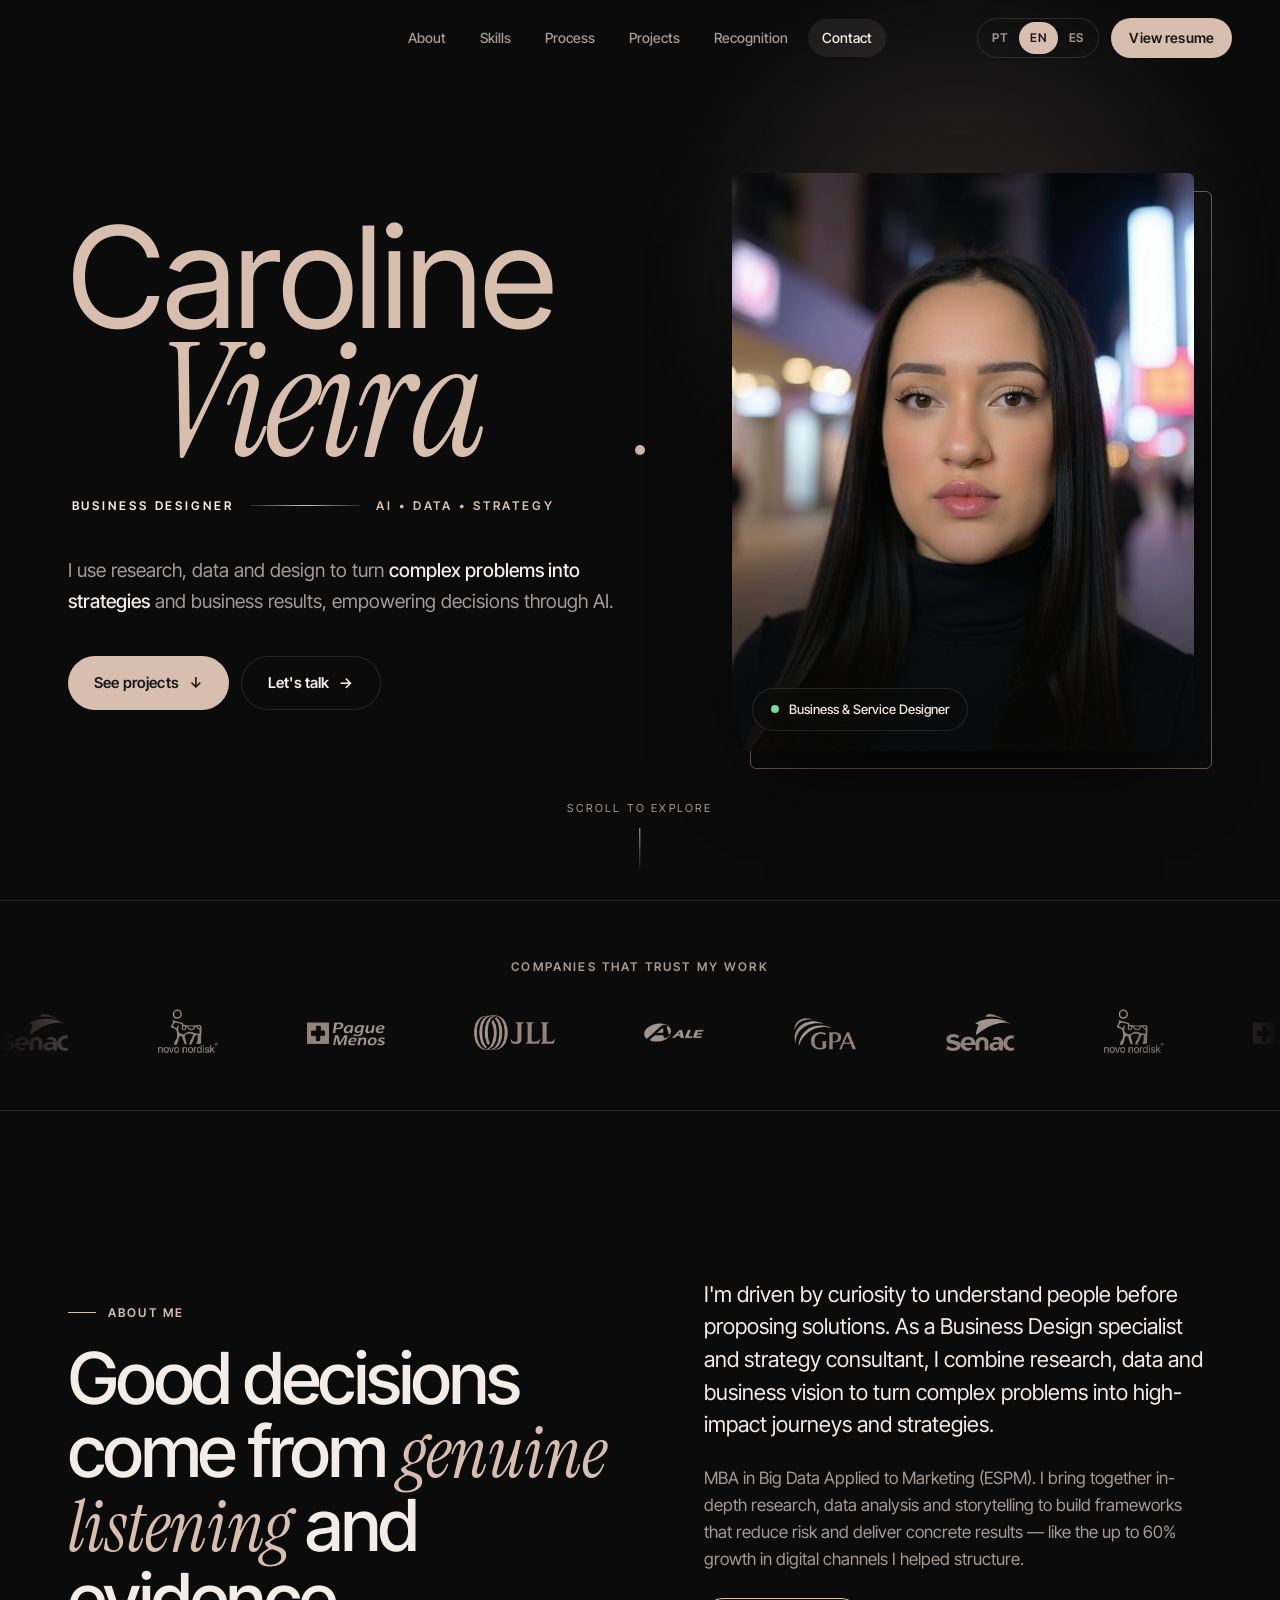
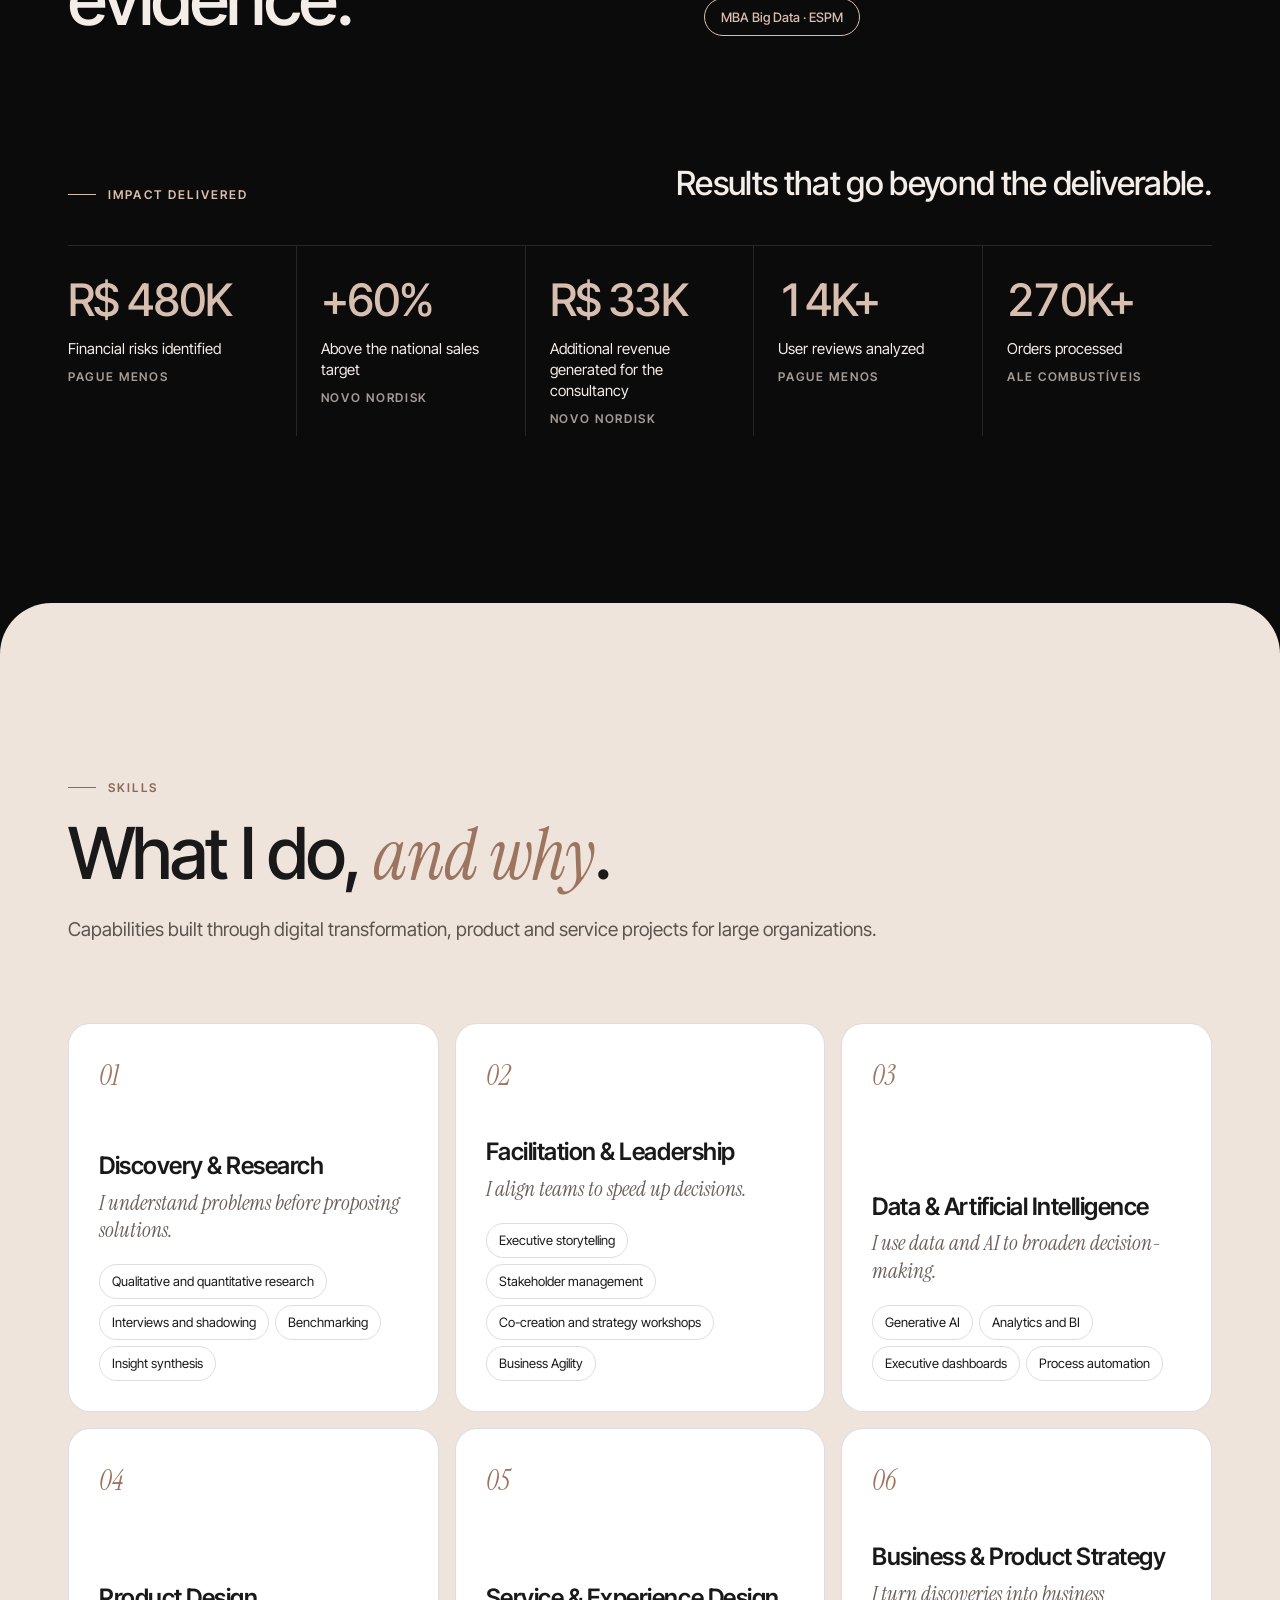
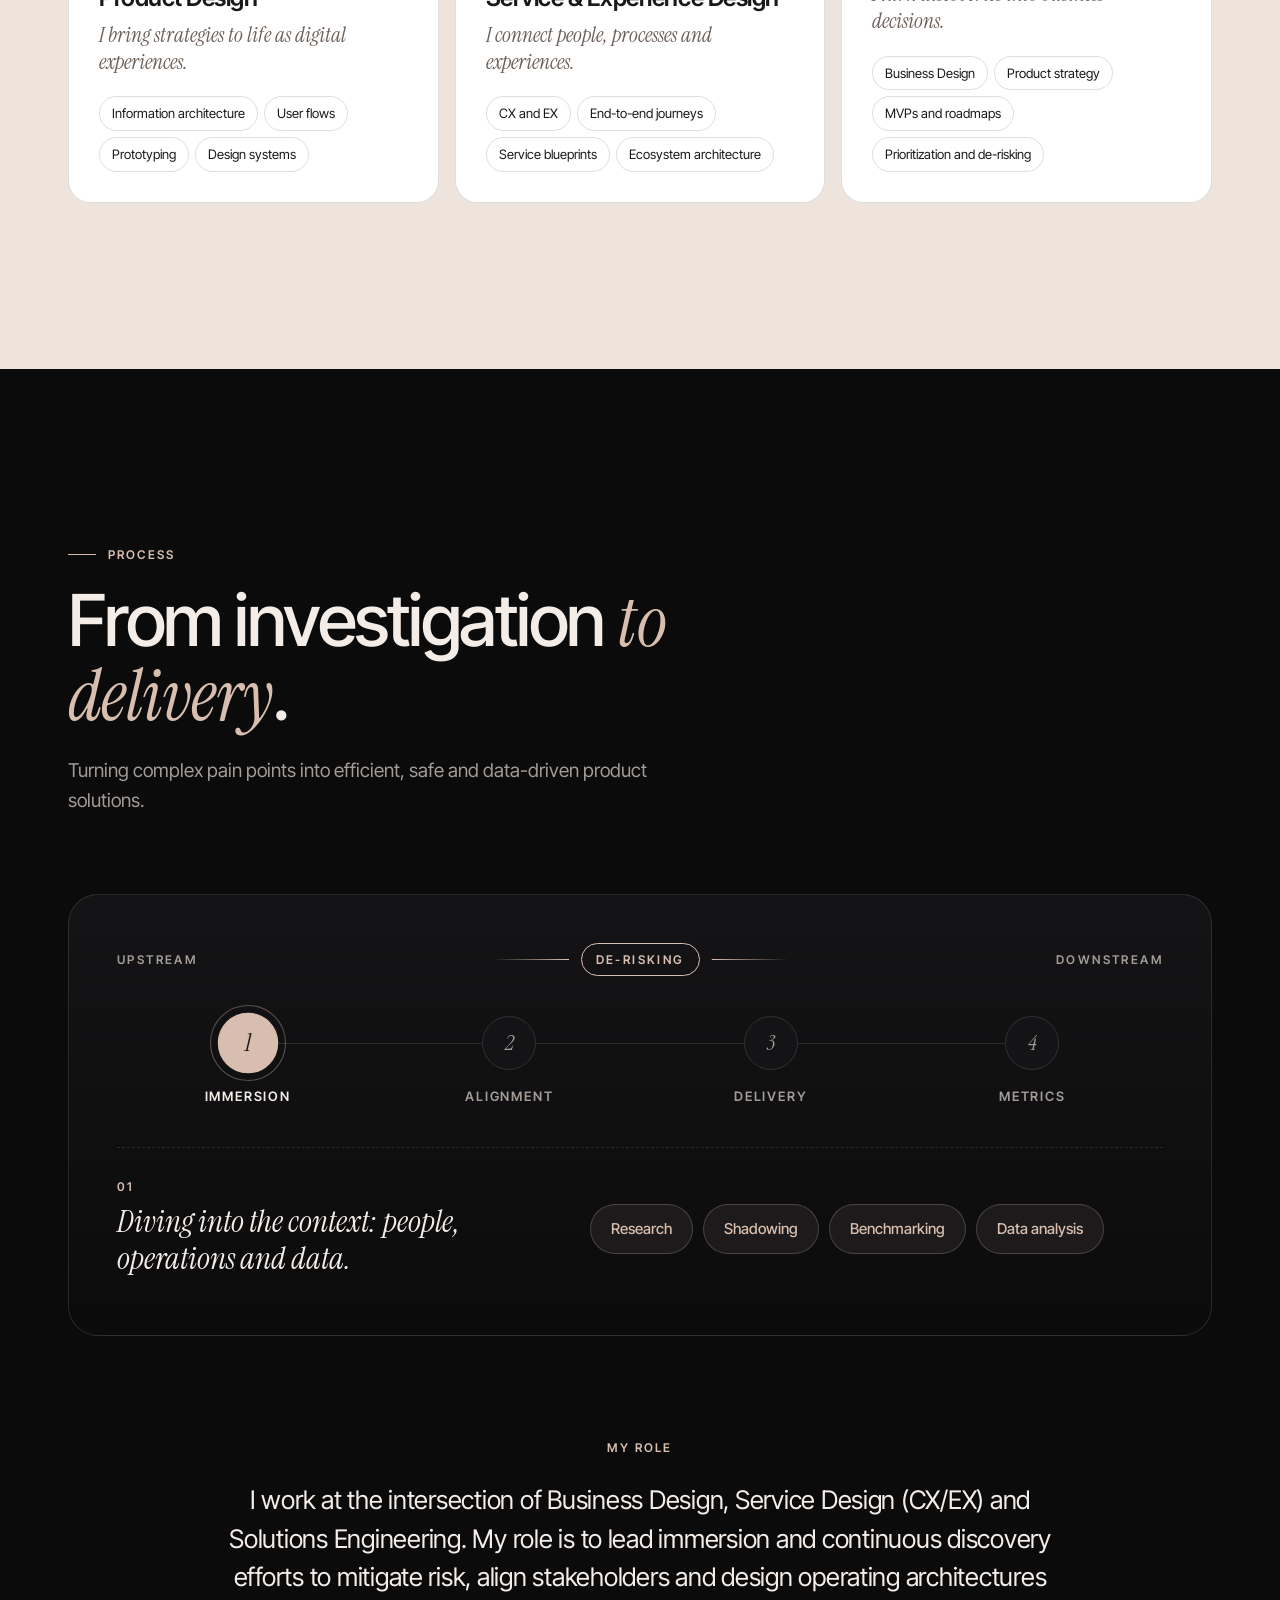
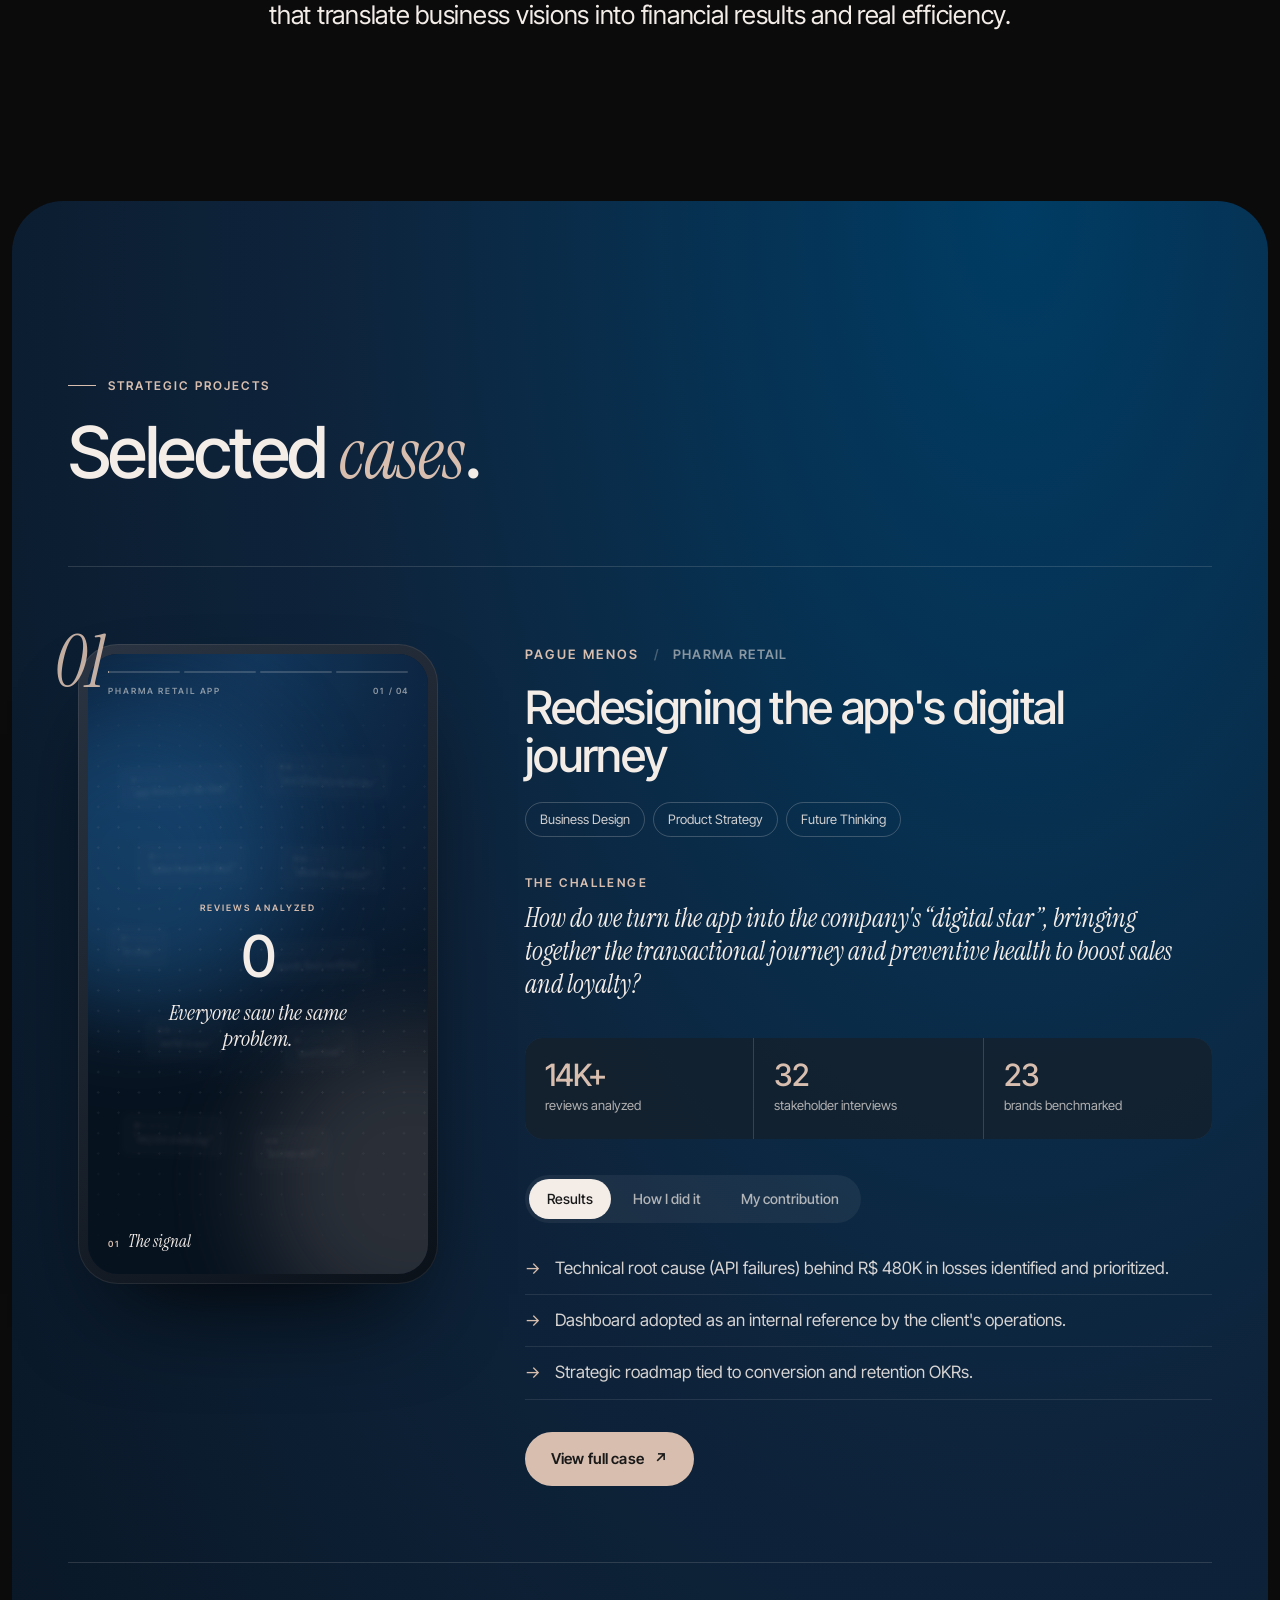
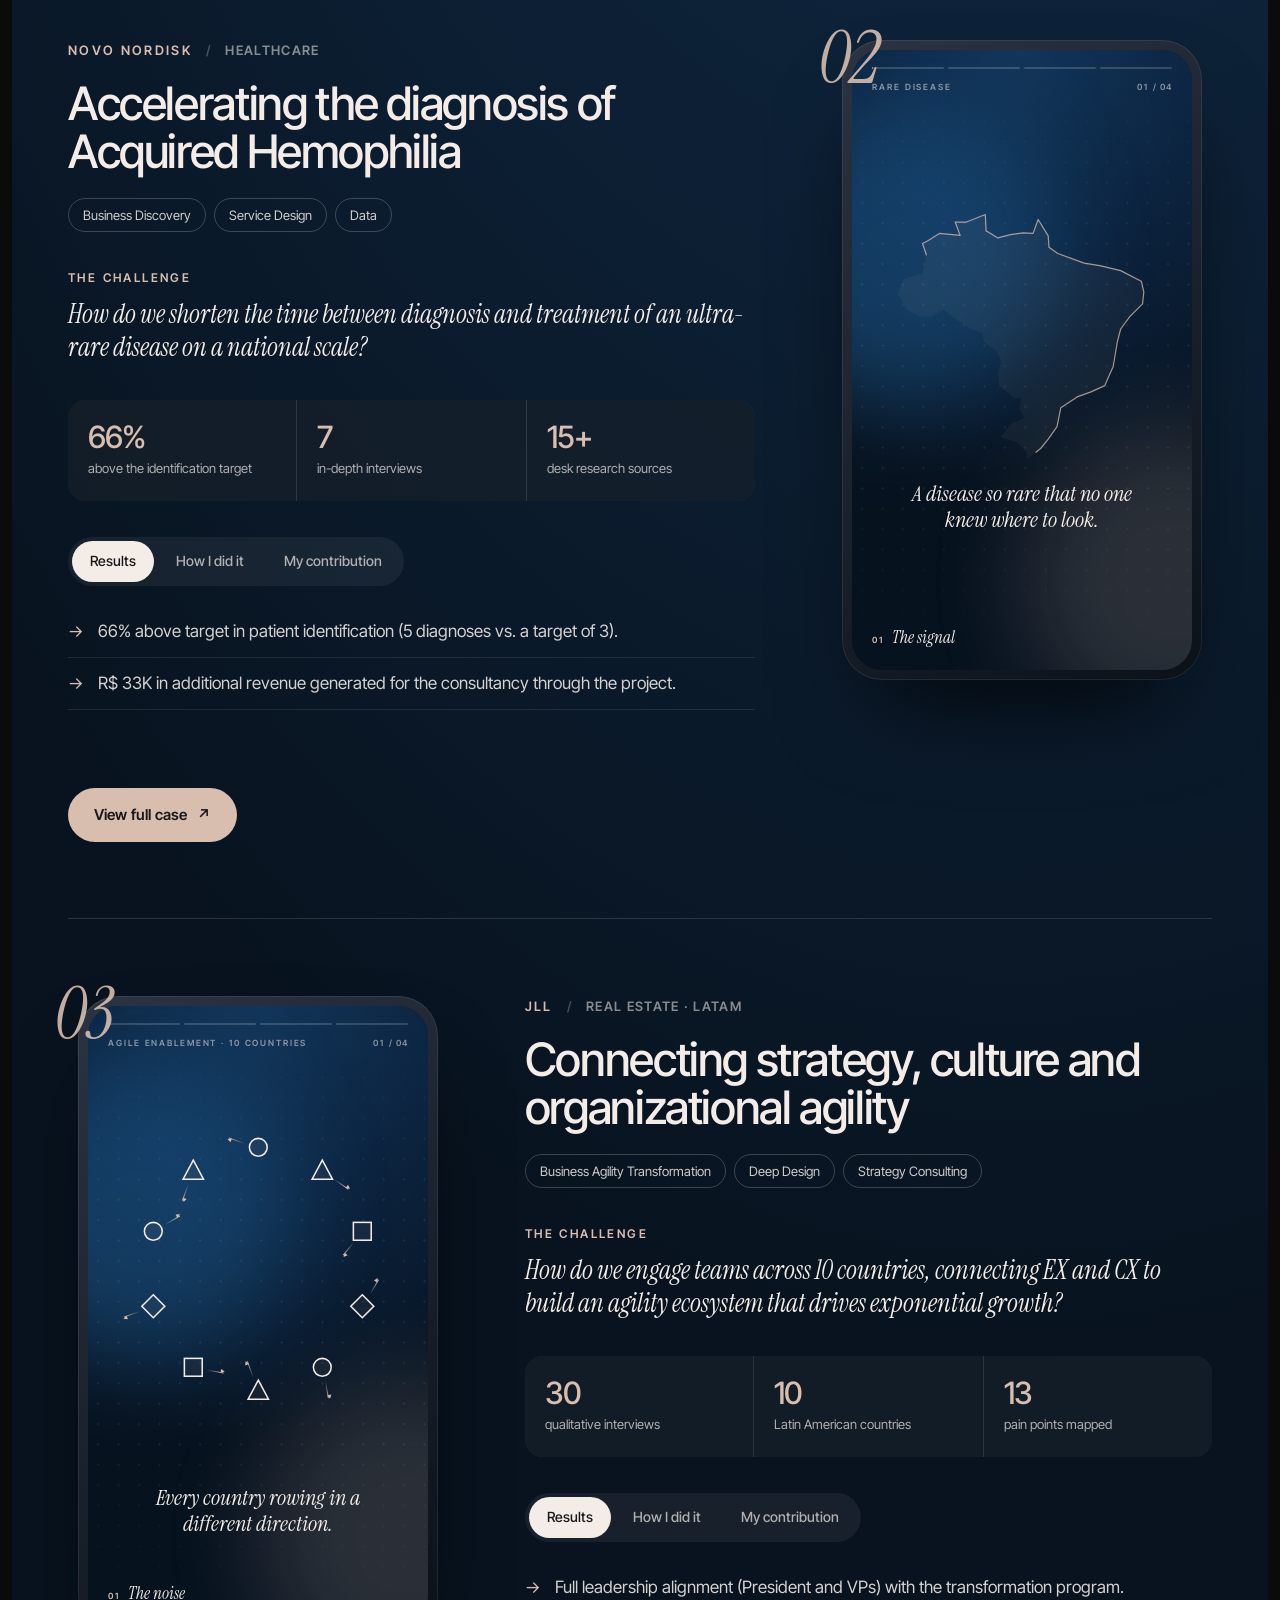
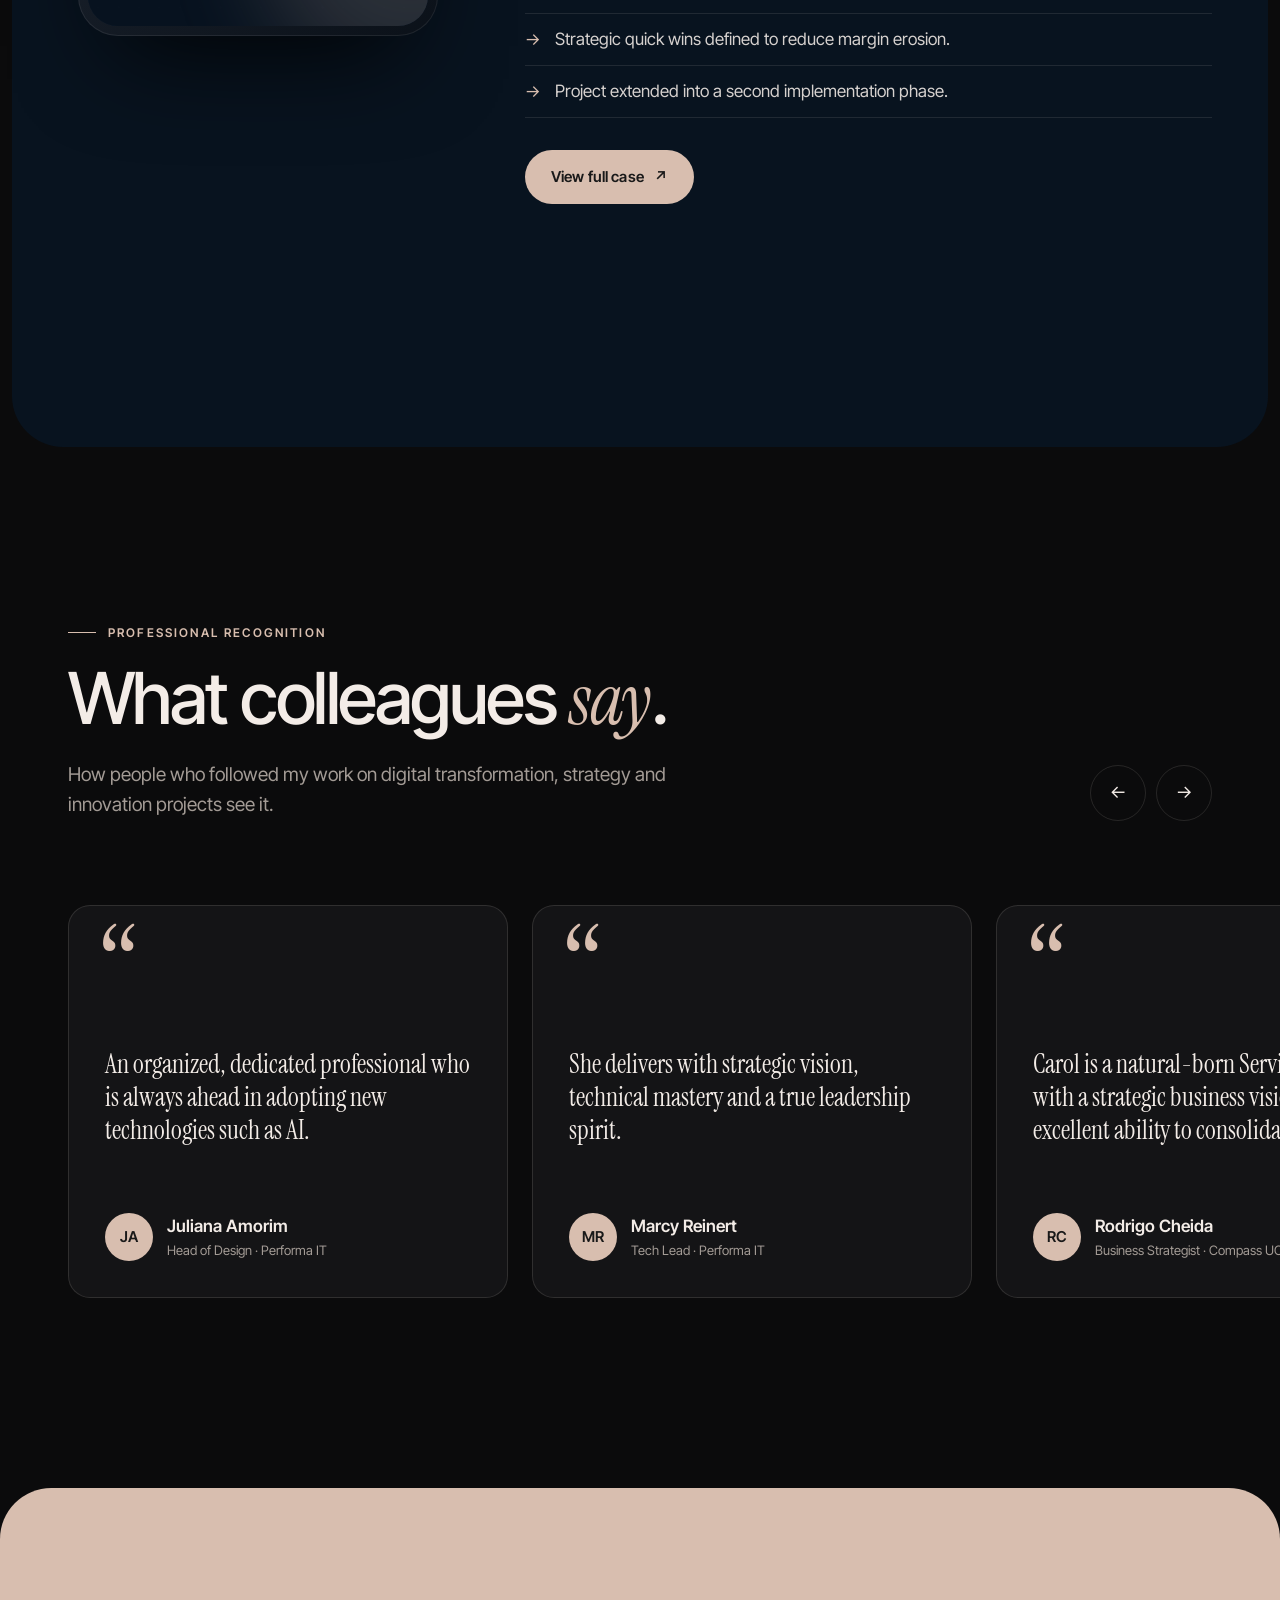
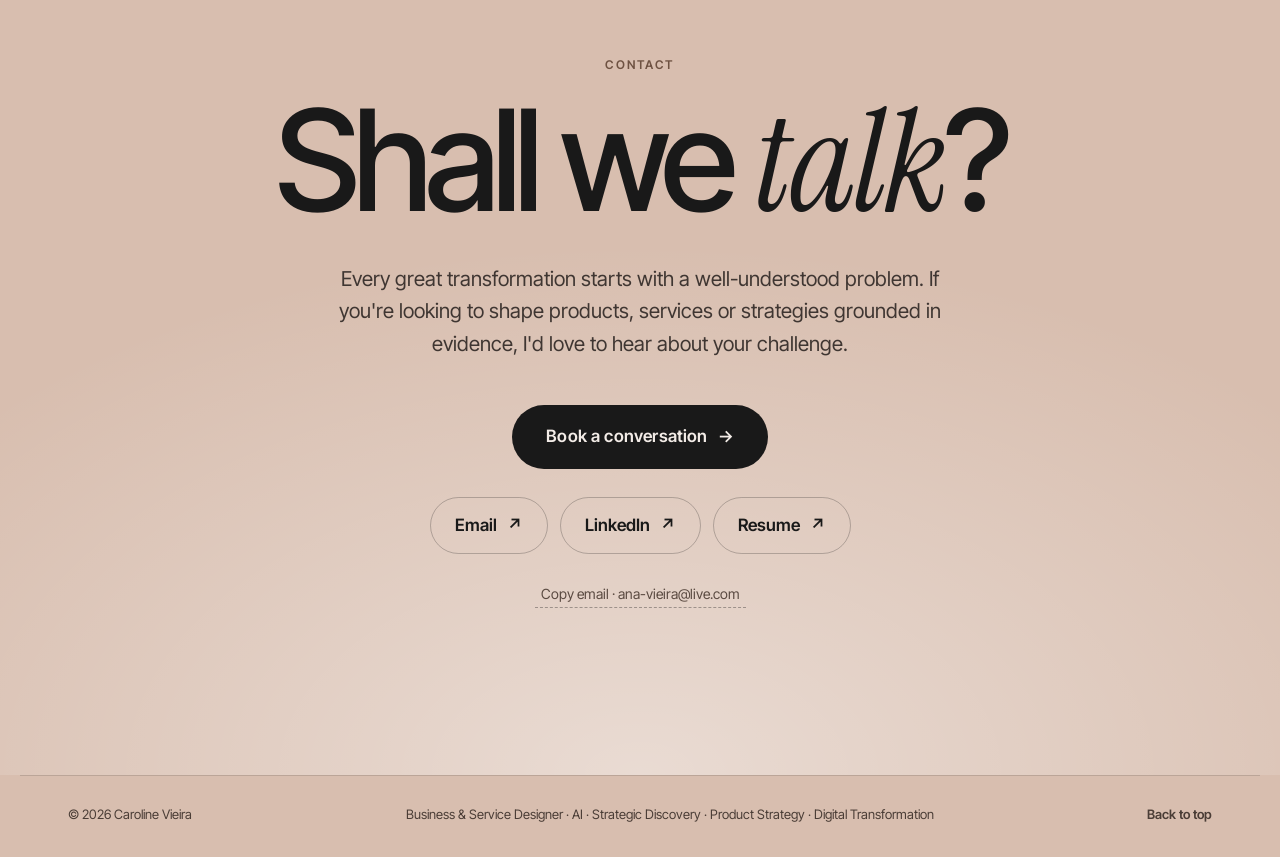
<file: index.html>
<!doctype html>
<html lang="pt-BR">
<head>
  <meta charset="utf-8">
  <meta name="viewport" content="width=device-width, initial-scale=1">
  <title>Caroline Vieira — Business Designer | IA • Dados • Estratégia</title>
  <meta name="description" content="Portfólio de Caroline Vieira, Business & Service Designer. Pesquisa, dados e design para transformar problemas complexos em estratégias e resultados de negócio.">
  <meta name="theme-color" content="#0b0b0c">
  <meta property="og:type" content="website">
  <meta property="og:title" content="Caroline Vieira — Business Designer">
  <meta property="og:description" content="IA • Dados • Estratégia. Pesquisa, dados e design para transformar problemas complexos em resultados de negócio.">
  <meta property="og:image" content="assets/img/og-image.jpg">
  <meta name="twitter:card" content="summary_large_image">
  <link rel="icon" href="assets/img/favicon.svg" type="image/svg+xml">
  <link rel="alternate icon" href="assets/img/favicon.png">
  <link rel="preconnect" href="https://fonts.googleapis.com">
  <link rel="preconnect" href="https://fonts.gstatic.com" crossorigin>
  <link href="https://fonts.googleapis.com/css2?family=Instrument+Serif:ital@0;1&family=Inter+Tight:wght@300;400;500;600;700&display=swap" rel="stylesheet">
  <link rel="stylesheet" href="assets/css/style.css">
</head>
<body>
  <a class="skip" href="#main">Pular para o conteúdo</a>
  <div class="progress" aria-hidden="true"><span></span></div>
  <div class="cursor" aria-hidden="true"></div>

  <!-- Navegação -->
  <header class="nav" id="nav">
    <nav class="nav__links" id="navLinks" aria-label="Principal">
      <a href="#sobre" data-i18n="nav.about">Sobre</a>
      <a href="#habilidades" data-i18n="nav.skills">Habilidades</a>
      <a href="#processo" data-i18n="nav.process">Processo</a>
      <a href="#projetos" data-i18n="nav.projects">Projetos</a>
      <a href="#depoimentos" data-i18n="nav.testimonials">Reconhecimento</a>
      <a href="#contato" data-i18n="nav.contact">Contato</a>
    </nav>
    <div class="nav__right">
      <div class="lang" role="group" aria-label="Idioma / Language">
        <button type="button" data-lang="pt" aria-pressed="true">PT</button>
        <button type="button" data-lang="en" aria-pressed="false">EN</button>
        <button type="button" data-lang="es" aria-pressed="false">ES</button>
        <span class="lang__pill" aria-hidden="true"></span>
      </div>
      <a class="btn btn--sand btn--sm nav__cv" data-link="cv" href="cv.html" data-i18n="nav.cv">Acessar CV</a>
      <button class="nav__burger" id="burger" type="button" aria-expanded="false" aria-controls="navLinks">
        <span></span><span></span><span class="sr" data-i18n="nav.menu">Menu</span>
      </button>
    </div>
  </header>

  <main id="main">
    <!-- Hero -->
    <section class="hero" id="top">
      <div class="hero__glow" aria-hidden="true"></div>
      <div class="container hero__grid">
        <div class="hero__text">
          <div class="hero__id">
            <h1 class="hero__name" aria-label="Caroline Vieira">
              <span class="hero__first" data-split>Caroline</span>
              <span class="hero__last" data-split>Vieira</span>
            </h1>
            <p class="hero__role reveal">
              <span class="hero__role-main" data-i18n="hero.role1">Business Designer</span>
              <i class="hero__role-line" aria-hidden="true"></i>
              <span class="hero__role-sub" data-i18n="hero.role2">IA • Dados • Estratégia</span>
            </p>
          </div>
          <p class="hero__tagline reveal" data-i18n-html="hero.tagline">Uso pesquisa, dados e design para transformar <strong>problemas complexos em estratégias</strong> e resultados de negócio, potencializando decisões por meio da IA.</p>
          <div class="hero__ctas reveal">
            <a href="#projetos" class="btn btn--sand magnetic"><span data-i18n="hero.ctaProjects">Ver projetos</span> <i class="arrow">↓</i></a>
            <a href="#contato" class="btn btn--ghost magnetic"><span data-i18n="hero.ctaContact">Vamos conversar</span> <i class="arrow">→</i></a>
          </div>
        </div>
        <figure class="hero__photo reveal" id="tilt">
          <div class="hero__photo-inner">
            <img src="assets/img/caroline.jpg" alt="Caroline Vieira" width="1024" height="1024" fetchpriority="high">
          </div>
          <figcaption class="hero__badge">
            <span class="dot"></span><span data-i18n="hero.location">Brasil · disponível para projetos remotos</span>
          </figcaption>
        </figure>
      </div>
      <a href="#sobre" class="hero__scroll" aria-hidden="true" tabindex="-1"><span data-i18n="hero.scroll">Role para explorar</span><i></i></a>
    </section>

    <!-- Logos -->
    <section class="clients" aria-labelledby="clientsTitle">
      <p class="eyebrow eyebrow--center" id="clientsTitle" data-i18n="clients.title">Empresas que confiam no meu trabalho</p>
      <div class="marquee">
        <div class="marquee__track" id="logos"></div>
      </div>
    </section>

    <!-- Sobre -->
    <section class="section about" id="sobre">
      <div class="container about__grid">
        <div>
          <p class="eyebrow reveal" data-i18n="about.eyebrow">Sobre mim</p>
          <h2 class="display reveal" data-i18n-html="about.title">Boas decisões nascem da <em>escuta genuína</em> e de evidências.</h2>
        </div>
        <div class="about__body">
          <p class="lead reveal" data-i18n="about.p1"></p>
          <p class="reveal" data-i18n="about.p2"></p>
          <span class="chip chip--outline reveal" data-i18n="about.badge">MBA Big Data · ESPM</span>
        </div>
      </div>

      <div class="container impact">
        <div class="impact__head">
          <p class="eyebrow reveal" data-i18n="impact.eyebrow">Impacto gerado</p>
          <h3 class="h3 reveal" data-i18n="impact.title">Resultados que vão além da entrega.</h3>
        </div>
        <div class="impact__grid" id="impactGrid"></div>
      </div>
    </section>

    <!-- Habilidades -->
    <section class="section skills" id="habilidades">
      <div class="container">
        <div class="section__head">
          <p class="eyebrow reveal" data-i18n="skills.eyebrow">Habilidades</p>
          <h2 class="display reveal" data-i18n-html="skills.title">O que eu faço, <em>e por quê</em>.</h2>
          <p class="section__lead reveal" data-i18n="skills.lead"></p>
        </div>
        <div class="skills__grid" id="skillsGrid"></div>
      </div>
    </section>

    <!-- Processo -->
    <section class="section process" id="processo">
      <div class="container">
        <div class="section__head">
          <p class="eyebrow reveal" data-i18n="process.eyebrow">Processo</p>
          <h2 class="display reveal" data-i18n-html="process.title">Da investigação <em>à entrega</em>.</h2>
          <p class="section__lead reveal" data-i18n="process.lead"></p>
        </div>

        <div class="flow reveal" id="flow">
          <div class="flow__streams" aria-hidden="true">
            <span class="flow__stream" data-i18n="process.upstream">Upstream</span>
            <span class="flow__risk"><i></i><b data-i18n="process.derisking">De-risking</b><i></i></span>
            <span class="flow__stream" data-i18n="process.downstream">Downstream</span>
          </div>
          <div class="flow__track">
            <div class="flow__line" aria-hidden="true"><span id="flowFill"></span></div>
            <div class="flow__steps" id="flowSteps" role="tablist"></div>
          </div>
          <div class="flow__panel" id="flowPanel" role="tabpanel" aria-live="polite"></div>
        </div>

        <div class="process__role reveal">
          <p class="eyebrow eyebrow--center" data-i18n="process.roleEyebrow">Meu papel</p>
          <p class="process__role-text" data-i18n="process.role"></p>
        </div>
      </div>
    </section>

    <!-- Projetos -->
    <section class="section projects" id="projetos">
      <div class="container">
        <div class="section__head">
          <p class="eyebrow reveal" data-i18n="projects.eyebrow">Projetos estratégicos</p>
          <h2 class="display reveal" data-i18n-html="projects.title">Cases <em>selecionados</em>.</h2>
        </div>
        <div id="projectsList"></div>
      </div>
    </section>

    <!-- Depoimentos -->
    <section class="section testimonials" id="depoimentos">
      <div class="container">
        <div class="section__head section__head--row">
          <div>
            <p class="eyebrow reveal" data-i18n="testimonials.eyebrow">Reconhecimento profissional</p>
            <h2 class="display reveal" data-i18n-html="testimonials.title">Quem trabalhou comigo <em>diz</em>.</h2>
            <p class="section__lead reveal" data-i18n="testimonials.lead"></p>
          </div>
          <div class="slider-ctrl reveal">
            <button type="button" class="circle-btn" id="tPrev" data-i18n-aria="testimonials.prev">←</button>
            <button type="button" class="circle-btn" id="tNext" data-i18n-aria="testimonials.next">→</button>
          </div>
        </div>
      </div>
      <div class="tslider" id="tSlider" tabindex="0"></div>
    </section>

    <!-- Contato -->
    <section class="section contact" id="contato">
      <div class="container contact__inner">
        <p class="eyebrow eyebrow--center reveal" data-i18n="contact.eyebrow">Contato</p>
        <h2 class="contact__title reveal" data-i18n-html="contact.title">Vamos <em>conversar</em>?</h2>
        <p class="contact__lead reveal" data-i18n="contact.lead"></p>
        <a class="btn btn--sand btn--lg magnetic reveal" data-link="whatsapp" target="_blank" rel="noopener"><span data-i18n="contact.schedule">Agendar uma conversa</span> <i class="arrow">→</i></a>
        <div class="contact__links reveal">
          <a data-link="email" class="contact__link"><span data-i18n="contact.email">E-mail</span><i class="arrow">↗</i></a>
          <a data-link="linkedin" target="_blank" rel="noopener" class="contact__link"><span data-i18n="contact.linkedin">LinkedIn</span><i class="arrow">↗</i></a>
          <a data-link="cv" href="cv.html" class="contact__link"><span data-i18n="contact.cv">Currículo</span><i class="arrow">↗</i></a>
        </div>
        <button type="button" class="copy reveal" id="copyEmail"><span id="copyLabel" data-i18n="contact.copy">Copiar e-mail</span> · <span class="copy__addr"></span></button>
      </div>
    </section>
  </main>

  <footer class="footer">
    <div class="container footer__inner">
      <p>© <span id="year">2026</span> Caroline Vieira</p>
      <p class="footer__line" data-i18n="footer.line"></p>
      <a href="#top" data-i18n="footer.top">Voltar ao topo</a>
    </div>
  </footer>

  <script src="assets/js/i18n.js"></script>
  <script src="assets/js/motion.js"></script>
  <script src="assets/js/main.js"></script>
</body>
</html>
</file>
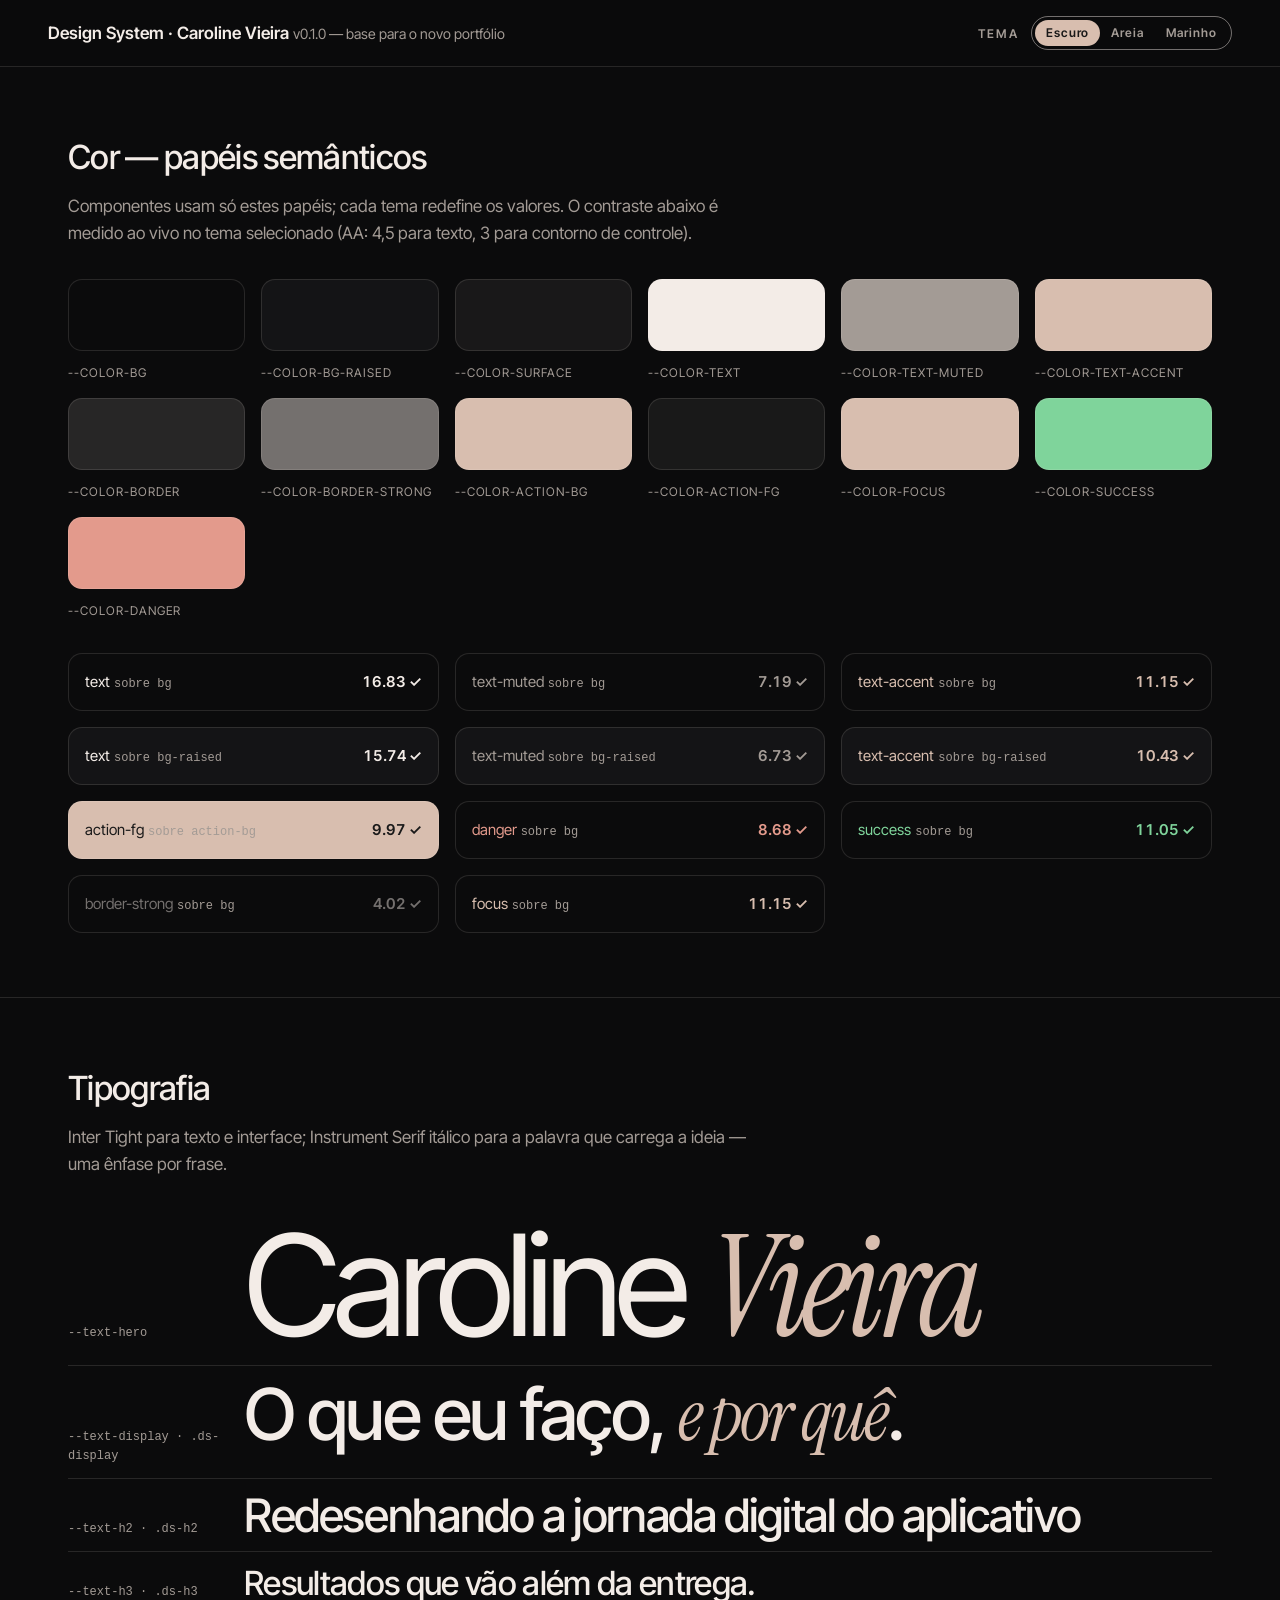
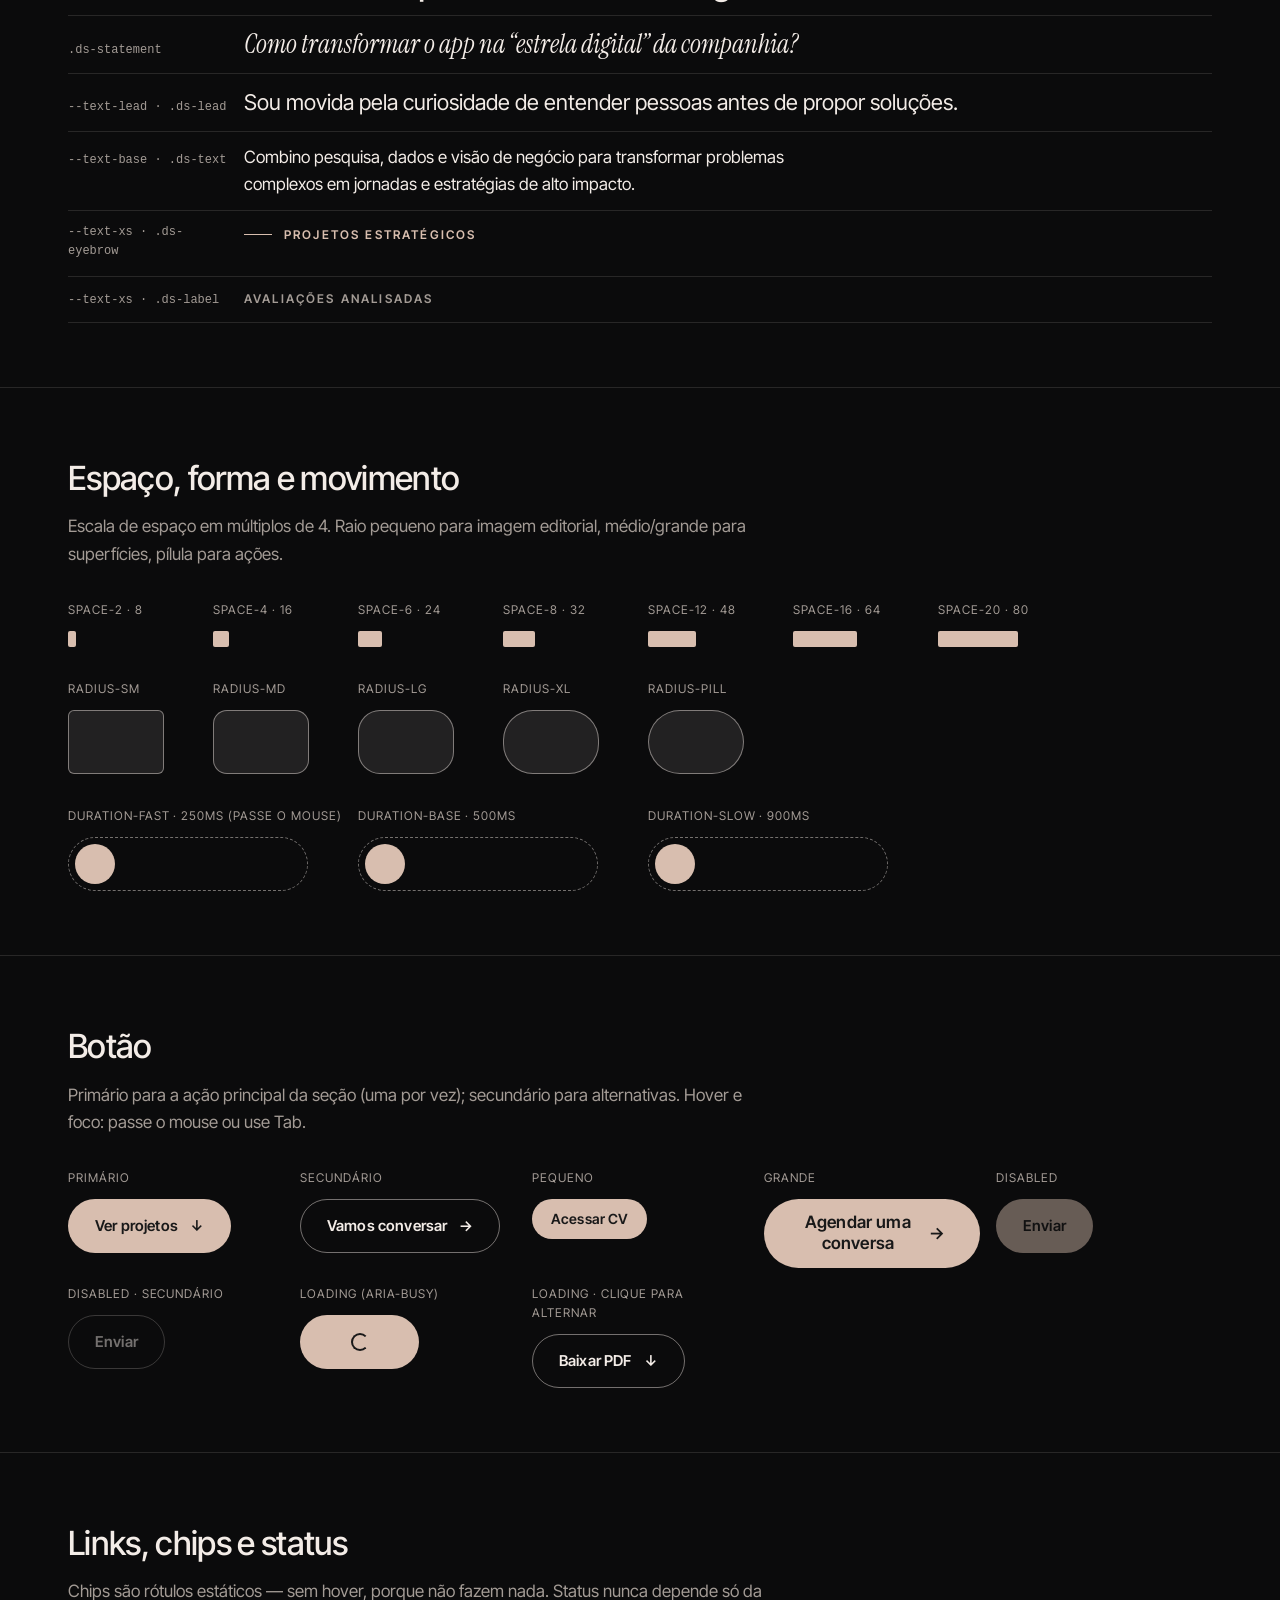
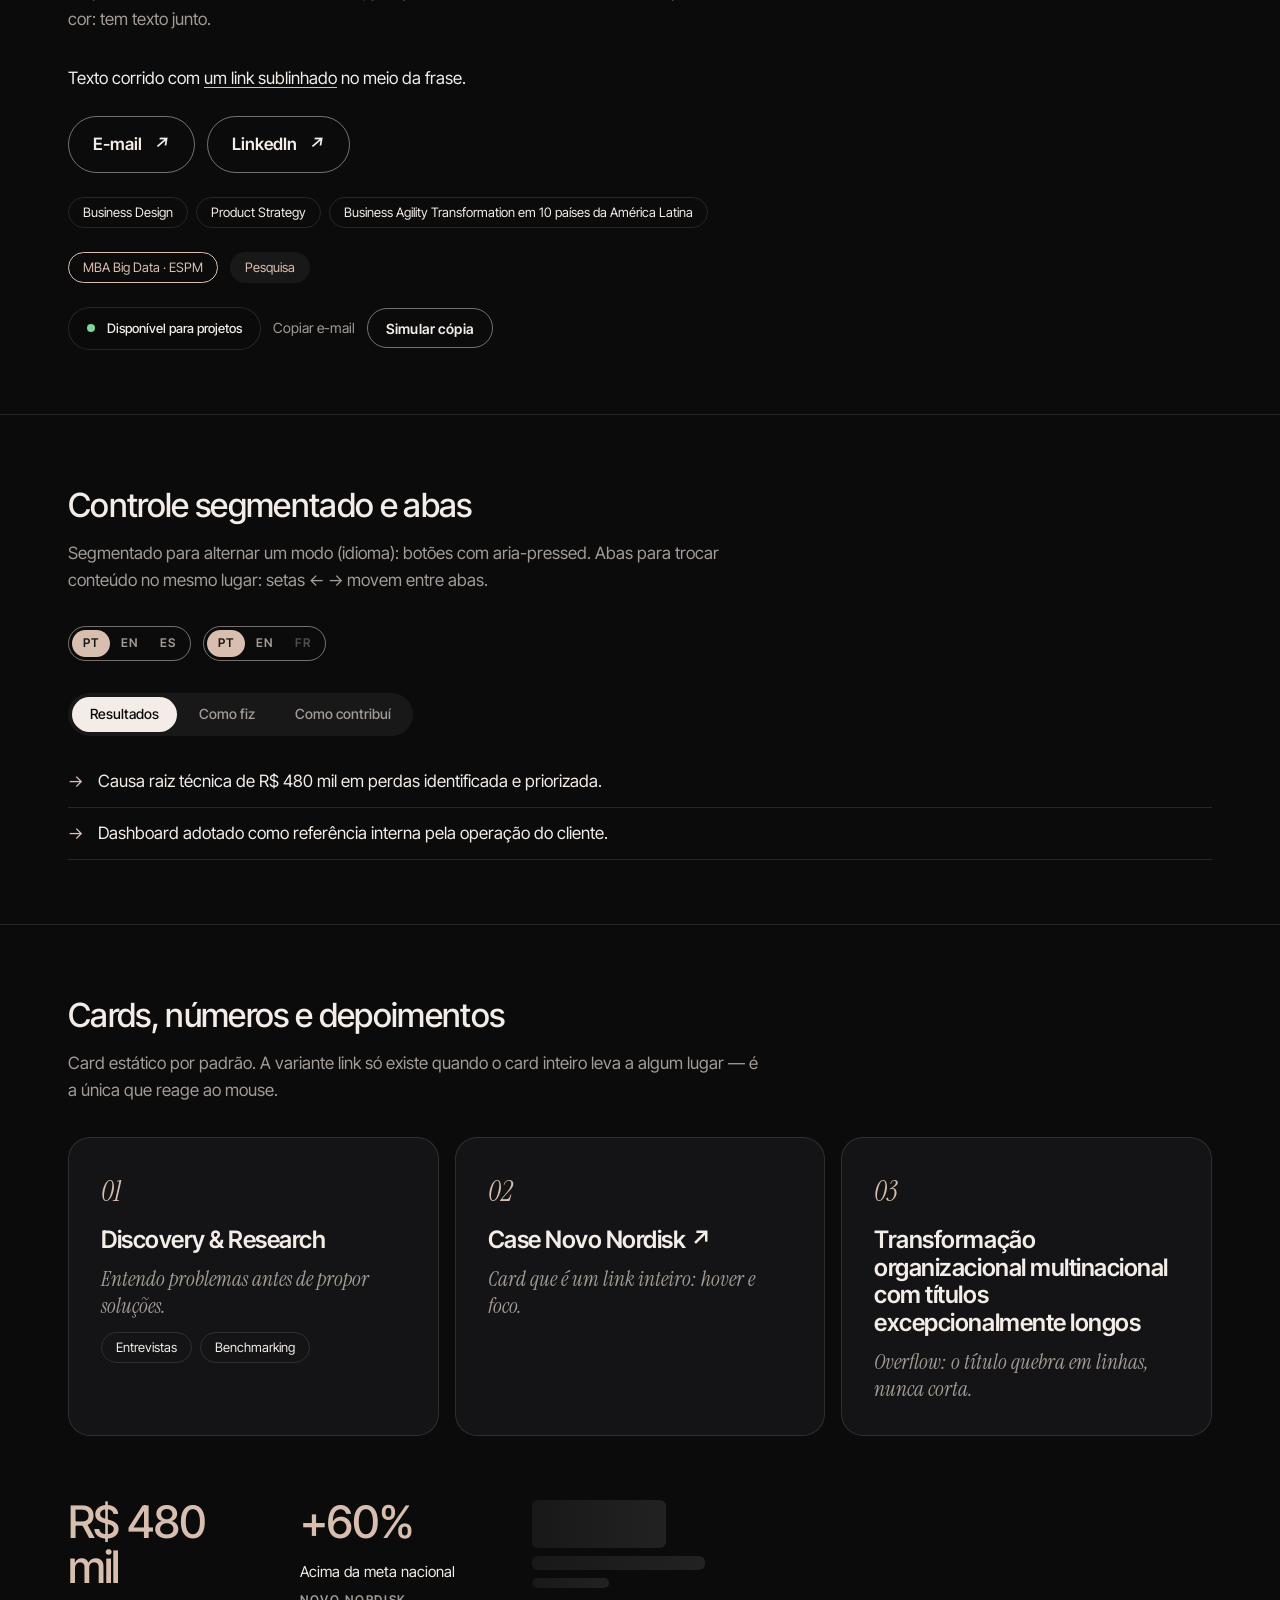
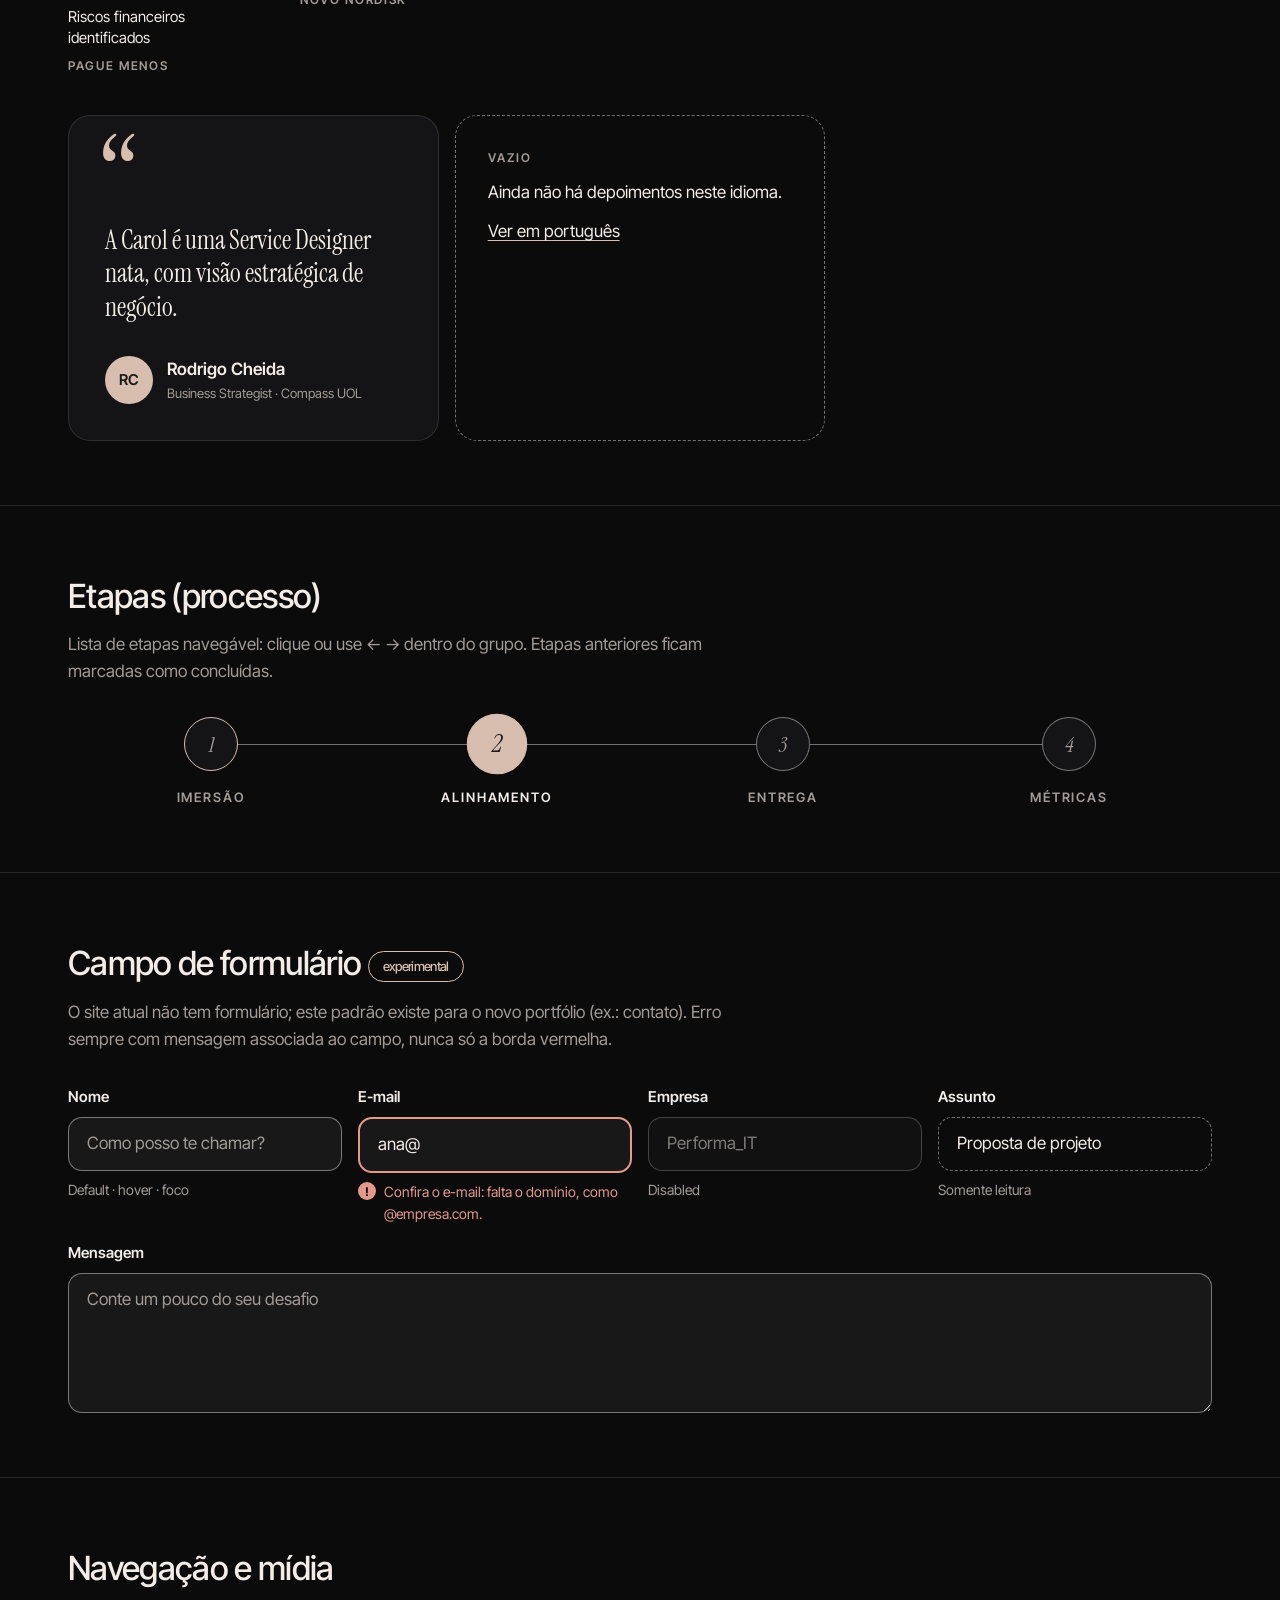
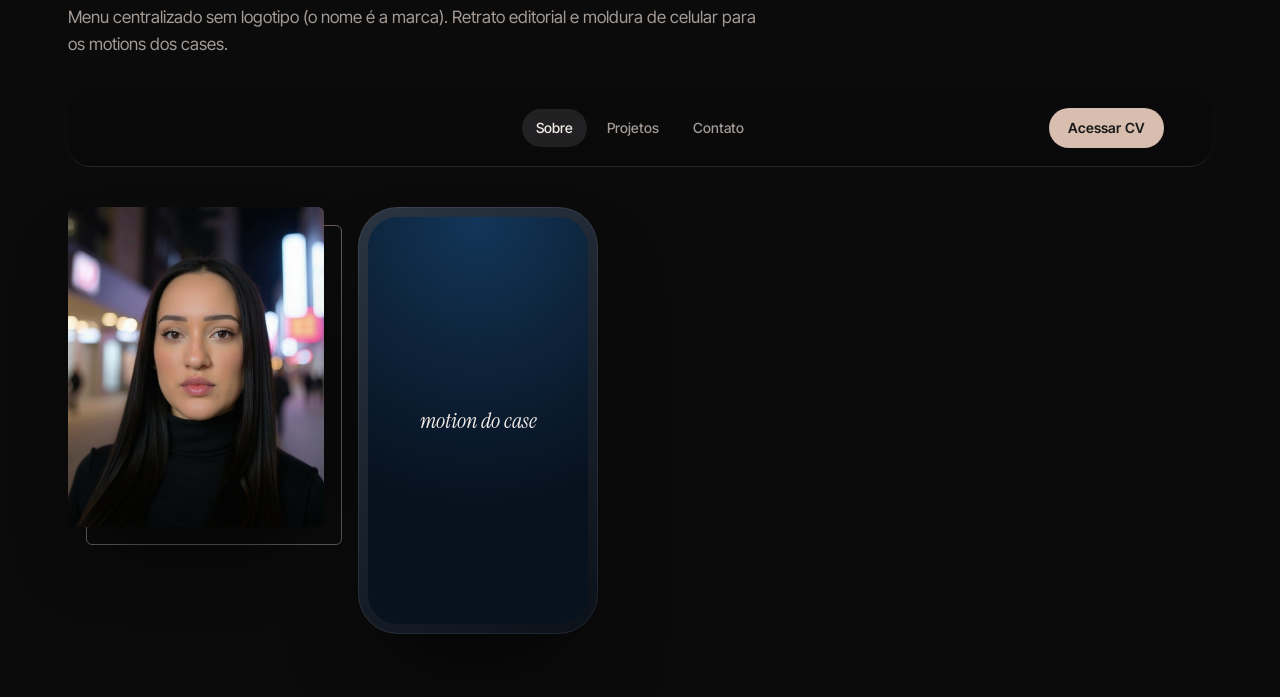
<file: design-system/index.html>
<!doctype html>
<html lang="pt-BR">
<head>
  <meta charset="utf-8">
  <meta name="viewport" content="width=device-width, initial-scale=1">
  <title>Design System — Caroline Vieira</title>
  <link rel="icon" href="../assets/img/favicon.svg" type="image/svg+xml">
  <link rel="preconnect" href="https://fonts.googleapis.com">
  <link rel="preconnect" href="https://fonts.gstatic.com" crossorigin>
  <link href="https://fonts.googleapis.com/css2?family=Instrument+Serif:ital@0;1&family=Inter+Tight:wght@300;400;500;600;700&display=swap" rel="stylesheet">
  <link rel="stylesheet" href="tokens.css">
  <link rel="stylesheet" href="components.css">
  <style>
    /* estilos só da vitrine (não fazem parte do DS) */
    .sg-head { position: sticky; top: 0; z-index: var(--z-nav); display: flex; justify-content: space-between; align-items: center; gap: var(--space-4); flex-wrap: wrap; padding: var(--space-4) var(--gutter); background: color-mix(in srgb, var(--color-bg) 85%, transparent); backdrop-filter: blur(12px); border-bottom: 1px solid var(--color-border); }
    .sg-head p { margin: 0; font-weight: 600; }
    .sg-head small { font-weight: 400; color: var(--color-text-muted); }
    .sg-block { padding: var(--space-16) 0; border-bottom: 1px solid var(--color-border); }
    .sg-block > .ds-container > h2 { margin: 0 0 var(--space-2); font-size: var(--text-h3); font-weight: 500; letter-spacing: -0.02em; }
    .sg-block > .ds-container > p { margin: 0 0 var(--space-8); color: var(--color-text-muted); max-width: 70ch; }
    .sg-grid { display: grid; grid-template-columns: repeat(auto-fill, minmax(var(--min, 220px), 1fr)); gap: var(--space-4); }
    .sg-cell { display: flex; flex-direction: column; gap: var(--space-3); align-items: flex-start; }
    .sg-cell > small { font-size: 12px; letter-spacing: .08em; text-transform: uppercase; color: var(--color-text-muted); }
    .sg-swatch { width: 100%; height: 72px; border-radius: var(--radius-md); border: 1px solid var(--color-border); }
    .sg-pair { display: flex; justify-content: space-between; align-items: center; gap: var(--space-3); padding: var(--space-4); border-radius: var(--radius-md); border: 1px solid var(--color-border); font-size: 15px; }
    .sg-pair code { font-size: 12px; color: var(--color-text-muted); }
    .sg-ratio { font-variant-numeric: tabular-nums; font-weight: 600; white-space: nowrap; }
    .sg-ratio.is-fail { color: var(--color-danger); }
    .sg-type { display: grid; grid-template-columns: 160px 1fr; gap: var(--space-4); align-items: baseline; padding: var(--space-3) 0; border-bottom: 1px solid var(--color-border); }
    .sg-type code { font-size: 12px; color: var(--color-text-muted); }
    .sg-space { height: 16px; background: var(--color-action-bg); border-radius: 2px; }
    .sg-radius { width: 96px; height: 64px; background: var(--color-surface-hover); border: 1px solid var(--color-border-strong); }
    .sg-motion { width: 40px; height: 40px; border-radius: 50%; background: var(--color-action-bg); transition: transform var(--d) var(--ease-out); }
    .sg-motion-track:hover .sg-motion { transform: translateX(180px); }
    .sg-motion-track { width: 240px; padding: 6px; border-radius: 99px; border: 1px dashed var(--color-border-strong); }
    @media (max-width: 640px) { .sg-type { grid-template-columns: 1fr; gap: 4px; } }
  </style>
</head>
<body class="ds">
  <header class="sg-head">
    <p>Design System · Caroline Vieira <small>v0.1.0 — base para o novo portfólio</small></p>
    <div class="ds-row">
      <span class="ds-label">Tema</span>
      <div class="ds-segmented" role="group" aria-label="Tema da vitrine" id="themeSwitch">
        <button type="button" data-theme-set="dark" aria-pressed="true">Escuro</button>
        <button type="button" data-theme-set="light" aria-pressed="false">Areia</button>
        <button type="button" data-theme-set="navy" aria-pressed="false">Marinho</button>
      </div>
    </div>
  </header>

  <main>
    <!-- ================= Foundations ================= -->
    <section class="sg-block">
      <div class="ds-container">
        <h2>Cor — papéis semânticos</h2>
        <p>Componentes usam só estes papéis; cada tema redefine os valores. O contraste abaixo é medido ao vivo no tema selecionado (AA: 4,5 para texto, 3 para contorno de controle).</p>
        <div class="sg-grid" id="swatches" style="--min:150px"></div>
        <div class="sg-grid" id="pairs" style="--min:300px; margin-top: var(--space-8)"></div>
      </div>
    </section>

    <section class="sg-block">
      <div class="ds-container">
        <h2>Tipografia</h2>
        <p>Inter Tight para texto e interface; Instrument Serif itálico para a palavra que carrega a ideia — uma ênfase por frase.</p>
        <div class="sg-type"><code>--text-hero</code><span style="font-size:var(--text-hero);line-height:.9;letter-spacing:-0.05em">Caroline <em>Vieira</em></span></div>
        <div class="sg-type"><code>--text-display · .ds-display</code><h3 class="ds-display">O que eu faço, <em>e por quê</em>.</h3></div>
        <div class="sg-type"><code>--text-h2 · .ds-h2</code><p class="ds-h2">Redesenhando a jornada digital do aplicativo</p></div>
        <div class="sg-type"><code>--text-h3 · .ds-h3</code><p class="ds-h3">Resultados que vão além da entrega.</p></div>
        <div class="sg-type"><code>.ds-statement</code><p class="ds-statement">Como transformar o app na “estrela digital” da companhia?</p></div>
        <div class="sg-type"><code>--text-lead · .ds-lead</code><p class="ds-lead">Sou movida pela curiosidade de entender pessoas antes de propor soluções.</p></div>
        <div class="sg-type"><code>--text-base · .ds-text</code><p class="ds-text">Combino pesquisa, dados e visão de negócio para transformar problemas complexos em jornadas e estratégias de alto impacto.</p></div>
        <div class="sg-type"><code>--text-xs · .ds-eyebrow</code><p class="ds-eyebrow">Projetos estratégicos</p></div>
        <div class="sg-type"><code>--text-xs · .ds-label</code><span class="ds-label">Avaliações analisadas</span></div>
      </div>
    </section>

    <section class="sg-block">
      <div class="ds-container">
        <h2>Espaço, forma e movimento</h2>
        <p>Escala de espaço em múltiplos de 4. Raio pequeno para imagem editorial, médio/grande para superfícies, pílula para ações.</p>
        <div class="sg-grid" style="--min:120px">
          <div class="sg-cell"><small>space-2 · 8</small><div class="sg-space" style="width:8px"></div></div>
          <div class="sg-cell"><small>space-4 · 16</small><div class="sg-space" style="width:16px"></div></div>
          <div class="sg-cell"><small>space-6 · 24</small><div class="sg-space" style="width:24px"></div></div>
          <div class="sg-cell"><small>space-8 · 32</small><div class="sg-space" style="width:32px"></div></div>
          <div class="sg-cell"><small>space-12 · 48</small><div class="sg-space" style="width:48px"></div></div>
          <div class="sg-cell"><small>space-16 · 64</small><div class="sg-space" style="width:64px"></div></div>
          <div class="sg-cell"><small>space-20 · 80</small><div class="sg-space" style="width:80px"></div></div>
        </div>
        <div class="sg-grid" style="--min:120px; margin-top: var(--space-8)">
          <div class="sg-cell"><small>radius-sm</small><div class="sg-radius" style="border-radius:var(--radius-sm)"></div></div>
          <div class="sg-cell"><small>radius-md</small><div class="sg-radius" style="border-radius:var(--radius-md)"></div></div>
          <div class="sg-cell"><small>radius-lg</small><div class="sg-radius" style="border-radius:var(--radius-lg)"></div></div>
          <div class="sg-cell"><small>radius-xl</small><div class="sg-radius" style="border-radius:var(--radius-xl)"></div></div>
          <div class="sg-cell"><small>radius-pill</small><div class="sg-radius" style="border-radius:var(--radius-pill)"></div></div>
        </div>
        <div class="sg-grid" style="--min:260px; margin-top: var(--space-8)">
          <div class="sg-cell"><small>duration-fast · 250ms (passe o mouse)</small><div class="sg-motion-track"><div class="sg-motion" style="--d:var(--duration-fast)"></div></div></div>
          <div class="sg-cell"><small>duration-base · 500ms</small><div class="sg-motion-track"><div class="sg-motion" style="--d:var(--duration-base)"></div></div></div>
          <div class="sg-cell"><small>duration-slow · 900ms</small><div class="sg-motion-track"><div class="sg-motion" style="--d:var(--duration-slow)"></div></div></div>
        </div>
      </div>
    </section>

    <!-- ================= Componentes ================= -->
    <section class="sg-block">
      <div class="ds-container">
        <h2>Botão</h2>
        <p>Primário para a ação principal da seção (uma por vez); secundário para alternativas. Hover e foco: passe o mouse ou use Tab.</p>
        <div class="sg-grid" style="--min:200px">
          <div class="sg-cell"><small>primário</small><button class="ds-btn" type="button">Ver projetos <i class="ds-btn__icon" aria-hidden="true">↓</i></button></div>
          <div class="sg-cell"><small>secundário</small><button class="ds-btn ds-btn--secondary" type="button">Vamos conversar <i class="ds-btn__icon" aria-hidden="true">→</i></button></div>
          <div class="sg-cell"><small>pequeno</small><a class="ds-btn ds-btn--sm" href="#">Acessar CV</a></div>
          <div class="sg-cell"><small>grande</small><a class="ds-btn ds-btn--lg" href="#">Agendar uma conversa <i class="ds-btn__icon" aria-hidden="true">→</i></a></div>
          <div class="sg-cell"><small>disabled</small><button class="ds-btn" type="button" disabled>Enviar</button></div>
          <div class="sg-cell"><small>disabled · secundário</small><button class="ds-btn ds-btn--secondary" type="button" disabled>Enviar</button></div>
          <div class="sg-cell"><small>loading (aria-busy)</small><button class="ds-btn" type="button" aria-busy="true">Enviando</button></div>
          <div class="sg-cell"><small>loading · clique para alternar</small><button class="ds-btn ds-btn--secondary" type="button" id="busyDemo">Baixar PDF <i class="ds-btn__icon" aria-hidden="true">↓</i></button></div>
        </div>
      </div>
    </section>

    <section class="sg-block">
      <div class="ds-container">
        <h2>Links, chips e status</h2>
        <p>Chips são rótulos estáticos — sem hover, porque não fazem nada. Status nunca depende só da cor: tem texto junto.</p>
        <div class="ds-stack" style="--stack-gap: var(--space-6)">
          <p class="ds-text">Texto corrido com <a class="ds-link" href="#">um link sublinhado</a> no meio da frase.</p>
          <div class="ds-row"><a class="ds-link-pill" href="#">E-mail <i aria-hidden="true">↗</i></a><a class="ds-link-pill" href="#">LinkedIn <i aria-hidden="true">↗</i></a></div>
          <ul class="ds-chips"><li class="ds-chip">Business Design</li><li class="ds-chip">Product Strategy</li><li class="ds-chip">Business Agility Transformation em 10 países da América Latina</li></ul>
          <div class="ds-row"><span class="ds-chip ds-chip--accent">MBA Big Data · ESPM</span><span class="ds-chip ds-chip--filled">Pesquisa</span></div>
          <div class="ds-row"><span class="ds-badge"><span class="ds-badge__dot" aria-hidden="true"></span>Disponível para projetos</span><span class="ds-feedback" role="status" id="copyStatus">Copiar e-mail</span><button class="ds-btn ds-btn--sm ds-btn--secondary" type="button" id="copyDemo">Simular cópia</button></div>
        </div>
      </div>
    </section>

    <section class="sg-block">
      <div class="ds-container">
        <h2>Controle segmentado e abas</h2>
        <p>Segmentado para alternar um modo (idioma): botões com aria-pressed. Abas para trocar conteúdo no mesmo lugar: setas ← → movem entre abas.</p>
        <div class="ds-stack" style="--stack-gap: var(--space-8)">
          <div class="ds-row"><div class="ds-segmented" role="group" aria-label="Idioma" data-demo-seg><button type="button" aria-pressed="true">PT</button><button type="button" aria-pressed="false">EN</button><button type="button" aria-pressed="false">ES</button></div>
            <div class="ds-segmented" role="group" aria-label="Idioma (com opção indisponível)"><button type="button" aria-pressed="true">PT</button><button type="button" aria-pressed="false">EN</button><button type="button" aria-pressed="false" disabled>FR</button></div></div>
          <div>
            <div class="ds-tabs" role="tablist" aria-label="Detalhes do case" data-demo-tabs>
              <button class="ds-tab" role="tab" id="t1" aria-selected="true" aria-controls="p1">Resultados</button>
              <button class="ds-tab" role="tab" id="t2" aria-selected="false" aria-controls="p2" tabindex="-1">Como fiz</button>
              <button class="ds-tab" role="tab" id="t3" aria-selected="false" aria-controls="p3" tabindex="-1">Como contribuí</button>
            </div>
            <div class="ds-tabpanel" role="tabpanel" id="p1" aria-labelledby="t1"><ul class="ds-list"><li>Causa raiz técnica de R$ 480 mil em perdas identificada e priorizada.</li><li>Dashboard adotado como referência interna pela operação do cliente.</li></ul></div>
            <div class="ds-tabpanel" role="tabpanel" id="p2" aria-labelledby="t2" hidden><ul class="ds-list"><li>Análise de +14 mil avaliações de usuários e 32 entrevistas.</li></ul></div>
            <div class="ds-tabpanel" role="tabpanel" id="p3" aria-labelledby="t3" hidden><ul class="ds-list"><li>Business Design · Future Thinking · De-risking</li></ul></div>
          </div>
        </div>
      </div>
    </section>

    <section class="sg-block">
      <div class="ds-container">
        <h2>Cards, números e depoimentos</h2>
        <p>Card estático por padrão. A variante link só existe quando o card inteiro leva a algum lugar — é a única que reage ao mouse.</p>
        <div class="sg-grid" style="--min:280px">
          <article class="ds-card"><span class="ds-card__num">01</span><h3 class="ds-card__title">Discovery &amp; Research</h3><p class="ds-card__statement">Entendo problemas antes de propor soluções.</p><ul class="ds-chips"><li class="ds-chip">Entrevistas</li><li class="ds-chip">Benchmarking</li></ul></article>
          <a class="ds-card ds-card--link" href="#"><span class="ds-card__num">02</span><h3 class="ds-card__title">Case Novo Nordisk ↗</h3><p class="ds-card__statement">Card que é um link inteiro: hover e foco.</p></a>
          <article class="ds-card"><span class="ds-card__num">03</span><h3 class="ds-card__title">Transformação organizacional multinacional com títulos excepcionalmente longos</h3><p class="ds-card__statement">Overflow: o título quebra em linhas, nunca corta.</p></article>
        </div>
        <div class="sg-grid" style="--min:200px; margin-top: var(--space-8)">
          <div class="ds-stat"><p class="ds-stat__value">R$ 480 mil</p><p class="ds-stat__label">Riscos financeiros identificados</p><p class="ds-stat__source">Pague Menos</p></div>
          <div class="ds-stat"><p class="ds-stat__value">+60%</p><p class="ds-stat__label">Acima da meta nacional</p><p class="ds-stat__source">Novo Nordisk</p></div>
          <div class="ds-stat" aria-busy="true"><div class="ds-skeleton" style="height:48px;width:70%"></div><div class="ds-skeleton" style="height:14px;width:90%"></div><div class="ds-skeleton" style="height:10px;width:40%"></div><span class="ds-sr">Carregando</span></div>
        </div>
        <div class="sg-grid" style="--min:320px; margin-top: var(--space-8)">
          <figure class="ds-quote"><span class="ds-quote__mark" aria-hidden="true">“</span><blockquote>A Carol é uma Service Designer nata, com visão estratégica de negócio.</blockquote><figcaption><span class="ds-avatar" aria-hidden="true">RC</span><span><b>Rodrigo Cheida</b><small>Business Strategist · Compass UOL</small></span></figcaption></figure>
          <div class="ds-empty"><span class="ds-label">Vazio</span><p class="ds-text">Ainda não há depoimentos neste idioma.</p><a class="ds-link" href="#">Ver em português</a></div>
        </div>
      </div>
    </section>

    <section class="sg-block">
      <div class="ds-container">
        <h2>Etapas (processo)</h2>
        <p>Lista de etapas navegável: clique ou use ← → dentro do grupo. Etapas anteriores ficam marcadas como concluídas.</p>
        <div class="ds-steps" role="tablist" aria-label="Processo" style="--steps:4" data-demo-steps>
          <button class="ds-step is-done" role="tab" aria-selected="false" tabindex="-1"><span class="ds-step__dot">1</span><span class="ds-step__name">Imersão</span></button>
          <button class="ds-step" role="tab" aria-selected="true"><span class="ds-step__dot">2</span><span class="ds-step__name">Alinhamento</span></button>
          <button class="ds-step" role="tab" aria-selected="false" tabindex="-1"><span class="ds-step__dot">3</span><span class="ds-step__name">Entrega</span></button>
          <button class="ds-step" role="tab" aria-selected="false" tabindex="-1"><span class="ds-step__dot">4</span><span class="ds-step__name">Métricas</span></button>
        </div>
      </div>
    </section>

    <section class="sg-block">
      <div class="ds-container">
        <h2>Campo de formulário <span class="ds-chip ds-chip--accent" style="vertical-align:middle">experimental</span></h2>
        <p>O site atual não tem formulário; este padrão existe para o novo portfólio (ex.: contato). Erro sempre com mensagem associada ao campo, nunca só a borda vermelha.</p>
        <div class="sg-grid" style="--min:260px">
          <div class="ds-field"><label class="ds-field__label" for="f1">Nome</label><input class="ds-input" id="f1" placeholder="Como posso te chamar?"><p class="ds-field__hint">Default · hover · foco</p></div>
          <div class="ds-field"><label class="ds-field__label" for="f2">E-mail</label><input class="ds-input" id="f2" value="ana@" aria-invalid="true" aria-describedby="f2e"><p class="ds-field__error" id="f2e">Confira o e-mail: falta o domínio, como @empresa.com.</p></div>
          <div class="ds-field"><label class="ds-field__label" for="f3">Empresa</label><input class="ds-input" id="f3" value="Performa_IT" disabled><p class="ds-field__hint">Disabled</p></div>
          <div class="ds-field"><label class="ds-field__label" for="f4">Assunto</label><input class="ds-input" id="f4" value="Proposta de projeto" readonly><p class="ds-field__hint">Somente leitura</p></div>
          <div class="ds-field" style="grid-column: 1 / -1"><label class="ds-field__label" for="f5">Mensagem</label><textarea class="ds-input" id="f5" placeholder="Conte um pouco do seu desafio"></textarea></div>
        </div>
      </div>
    </section>

    <section class="sg-block">
      <div class="ds-container">
        <h2>Navegação e mídia</h2>
        <p>Menu centralizado sem logotipo (o nome é a marca). Retrato editorial e moldura de celular para os motions dos cases.</p>
        <nav class="ds-nav ds-nav--scrolled" aria-label="Exemplo de navegação" style="border-radius: var(--radius-lg)">
          <ul class="ds-nav__links"><li><a href="#" aria-current="true">Sobre</a></li><li><a href="#">Projetos</a></li><li><a href="#">Contato</a></li></ul>
          <div class="ds-nav__end"><a class="ds-btn ds-btn--sm" href="#">Acessar CV</a></div>
        </nav>
        <div class="sg-grid" style="--min:240px; margin-top: var(--space-10); align-items: start">
          <figure class="ds-portrait" style="max-width:280px"><img src="../assets/img/caroline.jpg" alt="Caroline Vieira"></figure>
          <div class="ds-phone" style="max-width:240px"><div style="background: radial-gradient(120% 70% at 50% 0%, var(--navy-700), var(--navy-800) 45%, var(--navy-950)); display:grid; place-items:center; color: var(--cream-50); font-family: var(--font-serif); font-style: italic; font-size: 22px">motion do case</div></div>
        </div>
      </div>
    </section>
  </main>

  <script>
  (function () {
    "use strict";
    const $$ = (s, el = document) => [...el.querySelectorAll(s)];

    // tema da vitrine
    $$("[data-theme-set]").forEach((b) => b.addEventListener("click", () => {
      document.body.dataset.theme = b.dataset.themeSet;
      $$("[data-theme-set]").forEach((x) => x.setAttribute("aria-pressed", String(x === b)));
      measure();
    }));

    // controles segmentados
    $$("[data-demo-seg]").forEach((g) => g.addEventListener("click", (e) => {
      const b = e.target.closest("button:not(:disabled)"); if (!b) return;
      $$("button", g).forEach((x) => x.setAttribute("aria-pressed", String(x === b)));
    }));

    // abas e etapas: clique + setas, foco itinerante (roving tabindex)
    function rove(list, item, onSelect) {
      const items = () => $$(item, list);
      const select = (el) => {
        items().forEach((x) => { const on = x === el; x.setAttribute("aria-selected", String(on)); x.tabIndex = on ? 0 : -1; });
        onSelect && onSelect(el, items().indexOf(el));
      };
      list.addEventListener("click", (e) => { const el = e.target.closest(item); if (el) select(el); });
      list.addEventListener("keydown", (e) => {
        const all = items(), i = all.indexOf(document.activeElement);
        if (i < 0) return;
        const next = { ArrowRight: i + 1, ArrowLeft: i - 1, Home: 0, End: all.length - 1 }[e.key];
        if (next === undefined) return;
        e.preventDefault();
        const el = all[(next + all.length) % all.length]; select(el); el.focus();
      });
    }
    $$("[data-demo-tabs]").forEach((l) => rove(l, ".ds-tab", (el) => {
      $$(".ds-tabpanel", l.parentElement).forEach((p) => { p.hidden = p.id !== el.getAttribute("aria-controls"); });
    }));
    $$("[data-demo-steps]").forEach((l) => rove(l, ".ds-step", (el, i) => {
      $$(".ds-step", l).forEach((x, j) => x.classList.toggle("is-done", j < i));
    }));

    // loading e feedback
    document.getElementById("busyDemo").addEventListener("click", (e) => {
      const b = e.currentTarget; b.setAttribute("aria-busy", String(b.getAttribute("aria-busy") !== "true"));
    });
    document.getElementById("copyDemo").addEventListener("click", () => {
      const s = document.getElementById("copyStatus");
      s.textContent = "E-mail copiado"; s.classList.add("is-success");
      setTimeout(() => { s.textContent = "Copiar e-mail"; s.classList.remove("is-success"); }, 2000);
    });

    // cores: amostras e contraste medido no tema atual
    const ROLES = ["bg", "bg-raised", "surface", "text", "text-muted", "text-accent", "border", "border-strong", "action-bg", "action-fg", "focus", "success", "danger"];
    const PAIRS = [
      ["text", "bg", 4.5], ["text-muted", "bg", 4.5], ["text-accent", "bg", 4.5], ["text", "bg-raised", 4.5],
      ["text-muted", "bg-raised", 4.5], ["text-accent", "bg-raised", 4.5], ["action-fg", "action-bg", 4.5],
      ["danger", "bg", 4.5], ["success", "bg", 4.5], ["border-strong", "bg", 3], ["focus", "bg", 3]
    ];
    const probe = document.createElement("span"); document.body.appendChild(probe);
    const rgba = (role) => { probe.style.color = `var(--color-${role})`; return getComputedStyle(probe).color.match(/[\d.]+/g).map(Number); };
    const over = (fg, bg) => { const a = fg[3] ?? 1; return [0, 1, 2].map((i) => fg[i] * a + bg[i] * (1 - a)); };
    const lum = (c) => { const [r, g, b] = c.map((v) => { v /= 255; return v <= 0.03928 ? v / 12.92 : ((v + 0.055) / 1.055) ** 2.4; }); return 0.2126 * r + 0.7152 * g + 0.0722 * b; };
    const ratio = (a, b) => { const [x, y] = [lum(a), lum(b)].sort((p, q) => q - p); return (x + 0.05) / (y + 0.05); };
    function measure() {
      const page = rgba("bg");
      document.getElementById("swatches").innerHTML = ROLES.map((r) =>
        `<div class="sg-cell"><div class="sg-swatch" style="background:var(--color-${r})"></div><small>--color-${r}</small></div>`).join("");
      window.__contrast = {};
      document.getElementById("pairs").innerHTML = PAIRS.map(([fg, bg, min]) => {
        const b = over(rgba(bg), page), f = over(rgba(fg), b), r = ratio(f, b);
        window.__contrast[fg + "/" + bg] = +r.toFixed(2);
        return `<div class="sg-pair" style="background:var(--color-${bg});color:var(--color-${fg})"><span>${fg} <code>sobre ${bg}</code></span><span class="sg-ratio${r < min ? " is-fail" : ""}">${r.toFixed(2)} ${r >= min ? "✓" : "✗"}</span></div>`;
      }).join("");
    }
    measure();
  })();
  </script>
</body>
</html>
</file>
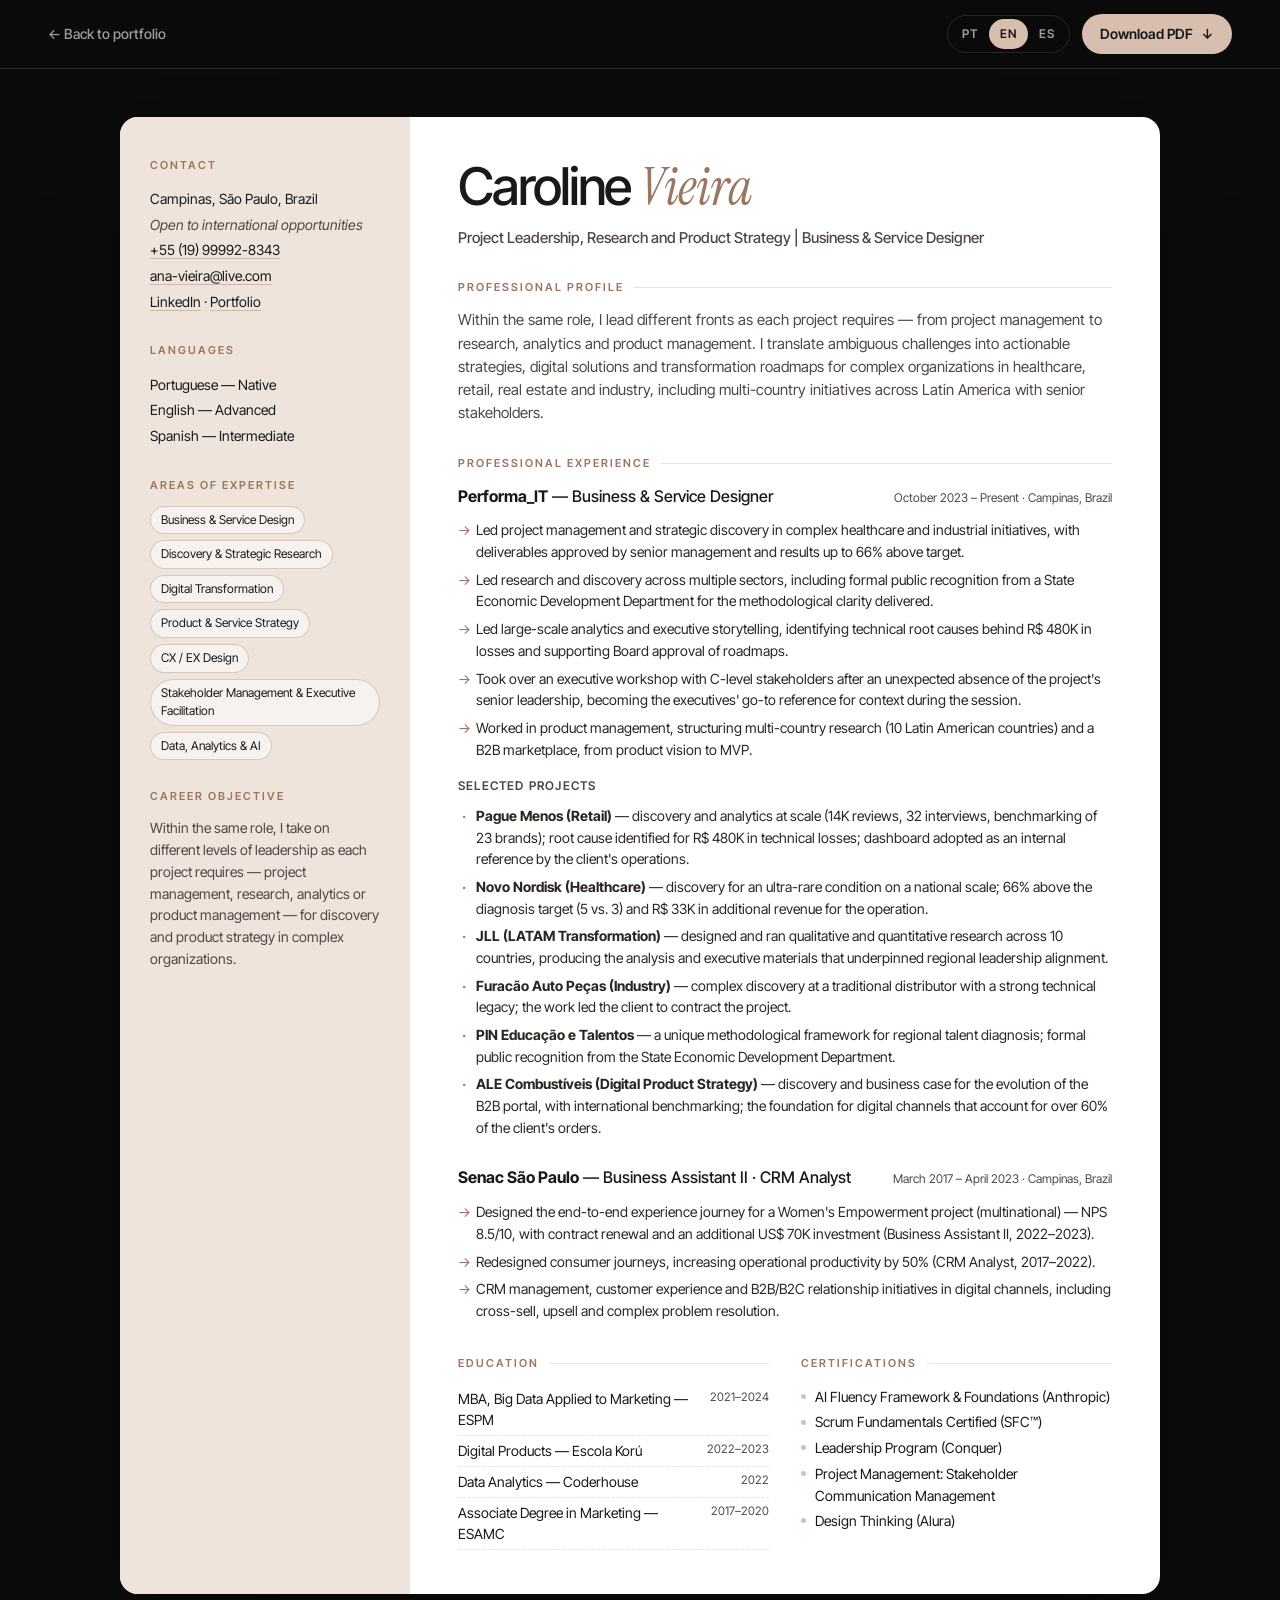
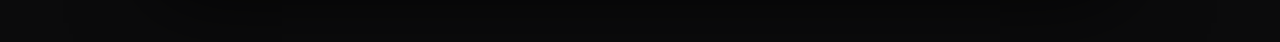
<file: cv.html>
<!doctype html>
<html lang="pt-BR">
<head>
  <meta charset="utf-8">
  <meta name="viewport" content="width=device-width, initial-scale=1">
  <title>Currículo — Caroline Vieira</title>
  <meta name="theme-color" content="#0b0b0c">
  <link rel="icon" href="assets/img/favicon.svg" type="image/svg+xml">
  <link rel="preconnect" href="https://fonts.googleapis.com">
  <link rel="preconnect" href="https://fonts.gstatic.com" crossorigin>
  <link href="https://fonts.googleapis.com/css2?family=Instrument+Serif:ital@0;1&family=Inter+Tight:wght@300;400;500;600;700&display=swap" rel="stylesheet">
  <link rel="stylesheet" href="assets/css/cv.css">
</head>
<body>
  <header class="bar">
    <a class="bar__back" id="back" href="index.html"><span aria-hidden="true">←</span> <span id="backLabel">Voltar ao portfólio</span></a>
    <div class="bar__right">
      <div class="lang" role="group" aria-label="Idioma / Language">
        <button type="button" data-lang="pt" aria-pressed="true">PT</button>
        <button type="button" data-lang="en" aria-pressed="false">EN</button>
        <button type="button" data-lang="es" aria-pressed="false">ES</button>
      </div>
      <button type="button" class="btn" id="print" title=""><span id="printLabel">Baixar PDF</span> <span aria-hidden="true">↓</span></button>
    </div>
  </header>

  <main class="sheet" id="cv"></main>

  <script src="assets/js/cv-data.js"></script>
  <script>
  (function () {
    "use strict";
    const LINKS = {
      email: "ana-vieira@live.com",
      phone: "+55 (19) 99992-8343",
      phoneHref: "https://wa.me/5519999928343",
      linkedin: "https://www.linkedin.com/in/carolineevieiraaa/",
      linkedinLabel: "linkedin.com/in/carolineevieiraaa"
    };
    const HTML_LANG = { pt: "pt-BR", en: "en", es: "es" };
    const esc = (s) => String(s).replace(/[&<>"]/g, (c) => ({ "&": "&amp;", "<": "&lt;", ">": "&gt;", '"': "&quot;" }[c]));
    const li = (items) => items.map((x) => `<li>${esc(x)}</li>`).join("");

    function storageGet(k) { try { return localStorage.getItem(k); } catch (e) { return null; } }
    function storageSet(k, v) { try { localStorage.setItem(k, v); } catch (e) { /* sem storage */ } }

    function initialLang() {
      const param = new URLSearchParams(location.search).get("lang");
      if (param && CV[param]) return param;
      const saved = storageGet("lang");
      if (saved && CV[saved]) return saved;
      const nav = (navigator.language || "pt").slice(0, 2).toLowerCase();
      return CV[nav] ? nav : "pt";
    }

    function render(lang, initial) {
      const c = CV[lang];
      document.documentElement.lang = HTML_LANG[lang];
      document.title = c.meta.title;
      document.getElementById("backLabel").textContent = c.ui.back;
      document.getElementById("back").href = "index.html?lang=" + lang;
      document.getElementById("printLabel").textContent = c.ui.download;
      document.getElementById("print").title = c.ui.hint;
      document.querySelectorAll(".lang button").forEach((b) => b.setAttribute("aria-pressed", String(b.dataset.lang === lang)));

      const jobs = c.experience.jobs.map((j) => `
        <article class="job">
          <header class="job__head">
            <h3><b>${esc(j.org)}</b> — ${esc(j.role)}</h3>
            <p>${esc(j.period)} · ${esc(j.place)}</p>
          </header>
          <ul class="bullets">${li(j.bullets)}</ul>
          ${j.projects.length ? `
            <p class="job__sub">${esc(c.experience.projectsTitle)}</p>
            <ul class="bullets bullets--projects">${j.projects.map(([k, v]) => `<li><b>${esc(k)}</b> — ${esc(v)}</li>`).join("")}</ul>` : ""}
        </article>`).join("");

      document.getElementById("cv").innerHTML = `
        <aside class="side">
          <section>
            <h2>${esc(c.contact.title)}</h2>
            <ul class="plain">
              <li>${esc(c.contact.location)}</li>
              <li class="muted">${esc(c.contact.note)}</li>
              <li><a href="${LINKS.phoneHref}" target="_blank" rel="noopener">${esc(LINKS.phone)}</a></li>
              <li><a href="mailto:${LINKS.email}">${esc(LINKS.email)}</a></li>
              <li><a href="${LINKS.linkedin}" target="_blank" rel="noopener">LinkedIn</a> · <a href="index.html?lang=${lang}">${esc(c.contact.portfolio)}</a></li>
            </ul>
          </section>
          <section>
            <h2>${esc(c.languages.title)}</h2>
            <ul class="plain">${li(c.languages.items)}</ul>
          </section>
          <section>
            <h2>${esc(c.expertise.title)}</h2>
            <ul class="tags">${li(c.expertise.items)}</ul>
          </section>
          <section>
            <h2>${esc(c.objective.title)}</h2>
            <p>${esc(c.objective.text)}</p>
          </section>
        </aside>
        <div class="main">
          <header class="hero">
            <h1>${esc(c.name.split(" ")[0])} <em>${esc(c.name.split(" ").slice(1).join(" "))}</em></h1>
            <p>${esc(c.headline)}</p>
          </header>
          <section>
            <h2>${esc(c.profile.title)}</h2>
            <p class="lead">${esc(c.profile.text)}</p>
          </section>
          <section>
            <h2>${esc(c.experience.title)}</h2>
            ${jobs}
          </section>
          <section class="two">
            <div>
              <h2>${esc(c.education.title)}</h2>
              <ul class="edu">${c.education.items.map(([k, v]) => `<li><span>${esc(k)}</span><small>${esc(v)}</small></li>`).join("")}</ul>
            </div>
            <div>
              <h2>${esc(c.certifications.title)}</h2>
              <ul class="plain plain--dots">${li(c.certifications.items)}</ul>
            </div>
          </section>
        </div>`;

      if (!initial) {
        storageSet("lang", lang);
        const url = new URL(location.href);
        url.searchParams.set("lang", lang);
        history.replaceState(null, "", url);
      }
    }

    document.querySelectorAll(".lang button").forEach((b) => b.addEventListener("click", () => render(b.dataset.lang)));
    document.getElementById("print").addEventListener("click", () => window.print());
    render(initialLang(), true);
  })();
  </script>
</body>
</html>
</file>
<file: assets/css/style.css>
/* ==========================================================
   Caroline Vieira — Portfólio
   Paleta herdada do portfólio no Canva: preto, areia e azul-marinho
   ========================================================== */
:root {
  --bg: #0b0b0c;
  --bg-2: #141416;
  --ink: #f3ece7;
  --muted: #a39b95;
  --sand: #d8beaf;
  --sand-2: #c4a493;
  --sand-soft: #efe4dc;
  --navy: #0e243c;
  --navy-2: #003c64;
  --dark-ink: #191919;
  --line: rgba(243, 236, 231, 0.12);
  --line-dark: rgba(25, 25, 25, 0.14);

  --serif: "Instrument Serif", "Times New Roman", serif;
  --sans: "Inter Tight", system-ui, -apple-system, "Segoe UI", sans-serif;

  --radius: 22px;
  --gutter: clamp(16px, 4vw, 48px);
  --ease: cubic-bezier(0.22, 1, 0.36, 1);
}

*, *::before, *::after { box-sizing: border-box; }
html { scroll-behavior: smooth; -webkit-text-size-adjust: 100%; }
@media (prefers-reduced-motion: reduce) { html { scroll-behavior: auto; } }

body {
  margin: 0;
  background: var(--bg);
  color: var(--ink);
  font-family: var(--sans);
  font-size: 17px;
  line-height: 1.6;
  -webkit-font-smoothing: antialiased;
  overflow-x: hidden;
}
img { display: block; max-width: 100%; }
a { color: inherit; text-decoration: none; }
button { font: inherit; color: inherit; background: none; border: 0; cursor: pointer; }
ul { margin: 0; padding: 0; list-style: none; }
h1, h2, h3, p, figure, blockquote { margin: 0; }
em { font-family: var(--serif); font-style: italic; font-weight: 400; }
::selection { background: var(--sand); color: var(--dark-ink); }
:focus-visible { outline: 2px solid var(--sand); outline-offset: 3px; border-radius: 6px; }

.container { width: 100%; max-width: 1240px; margin: 0 auto; padding: 0 var(--gutter); }
.sr { position: absolute; width: 1px; height: 1px; overflow: hidden; clip: rect(0 0 0 0); white-space: nowrap; }
.skip { position: fixed; left: 16px; top: -60px; z-index: 200; background: var(--sand); color: var(--dark-ink); padding: 10px 16px; border-radius: 99px; transition: top .2s; }
.skip:focus { top: 16px; }

/* ---------- Tipografia ---------- */
.eyebrow {
  display: inline-flex; align-items: center; gap: 12px;
  font-size: 12px; font-weight: 600; letter-spacing: .18em; text-transform: uppercase;
  color: var(--sand); margin-bottom: 20px;
}
.eyebrow::before { content: ""; width: 28px; height: 1px; background: currentColor; }
.eyebrow--center { display: flex; justify-content: center; }
.eyebrow--center::before { display: none; }

.display {
  font-size: clamp(38px, 5.6vw, 76px);
  line-height: 1.02; letter-spacing: -0.035em; font-weight: 500;
}
.display em { letter-spacing: -0.01em; color: var(--sand); }
.h3 { font-size: clamp(24px, 2.6vw, 34px); line-height: 1.15; letter-spacing: -0.02em; font-weight: 500; }
.lead { font-size: clamp(19px, 1.7vw, 23px); line-height: 1.5; color: var(--ink); }

.section { --pad: clamp(96px, 13vw, 168px); padding: var(--pad) 0; position: relative; }
/* âncoras do menu: o título da seção para logo abaixo da barra, sem o respiro do topo */
.section[id] { scroll-margin-top: calc(84px - var(--pad)); }
.section__head { max-width: 820px; margin-bottom: clamp(48px, 6vw, 80px); }
.section__head--row { max-width: none; display: flex; justify-content: space-between; align-items: flex-end; gap: 32px; }
.section__head--row > div:first-child { max-width: 760px; }
.section__lead { margin-top: 24px; color: var(--muted); font-size: 19px; max-width: 620px; }

/* ---------- Botões ---------- */
.btn {
  --h: 54px;
  display: inline-flex; align-items: center; justify-content: center; gap: 10px;
  height: var(--h); padding: 0 26px; border-radius: 99px;
  font-weight: 600; font-size: 15px; letter-spacing: .01em; white-space: nowrap;
  transition: background .3s var(--ease), color .3s var(--ease), border-color .3s, transform .35s var(--ease);
}
.btn--sm { --h: 40px; padding: 0 18px; font-size: 14px; }
.btn--lg { --h: 64px; padding: 0 34px; font-size: 17px; }
.btn--sand { background: var(--sand); color: var(--dark-ink); }
.btn--sand:hover { background: var(--ink); }
.btn--ghost { border: 1px solid var(--line); color: var(--ink); }
.btn--ghost:hover { border-color: var(--sand); color: var(--sand); }
.arrow { font-style: normal; display: inline-block; transition: transform .35s var(--ease); }
.btn:hover .arrow, .contact__link:hover .arrow { transform: translate(3px, -1px); }

.chip { display: inline-flex; padding: 8px 16px; border-radius: 99px; font-size: 13px; font-weight: 500; }
.chip--outline { border: 1px solid var(--sand); color: var(--sand); }

/* ---------- Barra de progresso e cursor ---------- */
.progress { position: fixed; inset: 0 0 auto; height: 2px; z-index: 120; pointer-events: none; }
.progress span { display: block; height: 100%; background: var(--sand); transform-origin: 0 50%; transform: scaleX(0); }

.cursor {
  position: fixed; left: 0; top: 0; z-index: 150; pointer-events: none;
  width: 10px; height: 10px; margin: -5px 0 0 -5px; border-radius: 50%;
  background: var(--sand); mix-blend-mode: difference; opacity: 0;
  transition: width .3s var(--ease), height .3s var(--ease), margin .3s var(--ease), opacity .3s;
}
.has-cursor .cursor { opacity: 1; }
.cursor.is-hover { width: 44px; height: 44px; margin: -22px 0 0 -22px; opacity: .55; }
.cursor.is-drag { width: 64px; height: 64px; margin: -32px 0 0 -32px; opacity: .4; }

/* ---------- Navegação ---------- */
.nav {
  position: fixed; inset: 0 0 auto; z-index: 100;
  display: grid; grid-template-columns: 1fr auto 1fr; align-items: center; gap: 24px;
  padding: 18px var(--gutter);
  transition: background .4s, transform .5s var(--ease), padding .4s, border-color .4s;
  border-bottom: 1px solid transparent;
}
.nav.is-scrolled { background: rgba(11, 11, 12, .72); backdrop-filter: blur(16px) saturate(1.4); -webkit-backdrop-filter: blur(16px) saturate(1.4); padding-top: 12px; padding-bottom: 12px; border-color: var(--line); }
.nav.is-hidden { transform: translateY(-100%); }
.nav__links { grid-column: 2; display: flex; gap: 6px; }
.nav__links a { position: relative; padding: 8px 14px; font-size: 14px; font-weight: 500; color: var(--muted); border-radius: 99px; transition: color .25s, background .25s; }
.nav__links a:hover, .nav__links a.is-active { color: var(--ink); }
.nav__links a.is-active { background: rgba(243, 236, 231, .07); }
.nav__right { grid-column: 3; justify-self: end; display: flex; align-items: center; gap: 12px; }

.lang { position: relative; display: flex; padding: 3px; border: 1px solid var(--line); border-radius: 99px; }
.lang button { position: relative; z-index: 1; padding: 6px 11px; font-size: 12px; font-weight: 600; letter-spacing: .08em; color: var(--muted); transition: color .3s; }
.lang button[aria-pressed="true"] { color: var(--dark-ink); }
.lang__pill { position: absolute; left: 0; top: 3px; bottom: 3px; border-radius: 99px; background: var(--sand); transition: transform .45s var(--ease), width .45s var(--ease); }

.nav__burger { display: none; width: 44px; height: 44px; border-radius: 50%; border: 1px solid var(--line); position: relative; }
.nav__burger span:not(.sr) { position: absolute; left: 13px; right: 13px; height: 1.5px; background: var(--ink); transition: transform .4s var(--ease); }
.nav__burger span:nth-child(1) { top: 18px; }
.nav__burger span:nth-child(2) { top: 24px; }
.menu-open .nav__burger span:nth-child(1) { transform: translateY(3px) rotate(45deg); }
.menu-open .nav__burger span:nth-child(2) { transform: translateY(-3px) rotate(-45deg); }

/* ---------- Hero ---------- */
.hero { position: relative; min-height: 100svh; display: flex; align-items: center; padding: 120px 0 96px; overflow: hidden; }
.hero__glow {
  position: absolute; inset: -20% -10% auto auto; width: 70vw; height: 70vw; max-width: 900px; max-height: 900px;
  background: radial-gradient(closest-side, rgba(216, 190, 175, .16), transparent 70%);
  filter: blur(10px); pointer-events: none; animation: float 14s ease-in-out infinite alternate;
}
@keyframes float { to { transform: translate(-8%, 10%) scale(1.08); } }
.hero__grid { display: grid; grid-template-columns: 1.25fr 1fr; gap: clamp(32px, 5vw, 80px); align-items: center; }

/* nome + assinatura: a linha do cargo ocupa exatamente a largura do nome */
.hero__id { display: inline-flex; flex-direction: column; margin-bottom: 40px; }
.hero__role { display: flex; align-items: center; gap: 16px; margin-top: 22px; padding-left: .3em; font-size: 12px; font-weight: 600; letter-spacing: .24em; text-transform: uppercase; white-space: nowrap; }
.hero__role-main { color: var(--ink); }
.hero__role-line { flex: 1; min-width: 24px; height: 1px; background: linear-gradient(90deg, var(--line), var(--sand), var(--line)); }
.hero__role-sub { color: var(--sand); }

.hero__name { font-weight: 400; line-height: .9; letter-spacing: -0.05em; color: var(--sand); }
.hero__first { display: block; font-family: var(--sans); font-size: clamp(64px, 11vw, 168px); font-weight: 400; }
.hero__last { display: block; font-family: var(--serif); font-style: italic; font-size: clamp(72px, 12.4vw, 190px); letter-spacing: -0.03em; padding-left: .55em; margin-top: -.06em; }
.char { display: inline-block; opacity: 0; transform: translateY(60%) rotate(4deg); filter: blur(6px); }
.is-loaded .char { animation: charIn 1.1s var(--ease) forwards; animation-delay: calc(var(--i) * 45ms + 150ms); }
@keyframes charIn { to { opacity: 1; transform: none; filter: none; } }

.hero__tagline { max-width: 560px; font-size: clamp(18px, 1.5vw, 21px); color: var(--muted); margin-bottom: 40px; }
.hero__tagline strong { color: var(--ink); font-weight: 500; }
.hero__ctas { display: flex; flex-wrap: wrap; gap: 12px; }

/* retrato editorial: cantos quase retos + moldura areia deslocada */
.hero__photo { position: relative; perspective: 1000px; --rx: 0deg; --ry: 0deg; --frame: 18px; margin-right: var(--frame); }
.hero__photo::before {
  content: ""; position: absolute; inset: var(--frame) calc(-1 * var(--frame)) calc(-1 * var(--frame)) var(--frame);
  border: 1px solid rgba(216, 190, 175, .45); border-radius: 6px; pointer-events: none;
}
.hero__photo-inner {
  position: relative; aspect-ratio: 4 / 5; border-radius: 6px; overflow: hidden;
  transform: rotateX(var(--rx)) rotateY(var(--ry)); transition: transform .6s var(--ease);
  box-shadow: 0 40px 80px -30px rgba(0, 0, 0, .8);
}
.hero__photo-inner::after { content: ""; position: absolute; inset: 0; background: linear-gradient(180deg, transparent 55%, rgba(11, 11, 12, .55)); }
.hero__photo img { width: 100%; height: 100%; object-fit: cover; object-position: 50% 30%; transform: scale(1.06); transition: transform 1.2s var(--ease); }
.hero__photo:hover img { transform: scale(1.1); }
.hero__badge {
  position: absolute; left: 20px; bottom: 20px; z-index: 2;
  display: flex; align-items: center; gap: 10px; white-space: nowrap;
  padding: 10px 18px; border-radius: 99px; font-size: 13px; font-weight: 500;
  background: rgba(11, 11, 12, .55); backdrop-filter: blur(12px); -webkit-backdrop-filter: blur(12px); border: 1px solid var(--line);
}
.dot { width: 8px; height: 8px; border-radius: 50%; background: #7fd49b; box-shadow: 0 0 0 0 rgba(127, 212, 155, .6); animation: pulse 2s infinite; }
@keyframes pulse { 70% { box-shadow: 0 0 0 10px rgba(127, 212, 155, 0); } 100% { box-shadow: 0 0 0 0 rgba(127, 212, 155, 0); } }

.hero__scroll { position: absolute; left: 50%; bottom: 28px; transform: translateX(-50%); display: flex; flex-direction: column; align-items: center; gap: 10px; font-size: 11px; letter-spacing: .2em; text-transform: uppercase; color: var(--muted); }
.hero__scroll i { width: 1px; height: 44px; background: linear-gradient(var(--sand), transparent); animation: drip 2.2s var(--ease) infinite; transform-origin: top; }
@keyframes drip { 0% { transform: scaleY(0); } 50% { transform: scaleY(1); } 100% { transform: scaleY(1); opacity: 0; } }

/* ---------- Logos ---------- */
.clients { padding: 56px 0 24px; border-top: 1px solid var(--line); border-bottom: 1px solid var(--line); }
.clients .eyebrow { color: var(--muted); margin-bottom: 32px; }
.marquee { overflow: hidden; -webkit-mask: linear-gradient(90deg, transparent, #000 12%, #000 88%, transparent); mask: linear-gradient(90deg, transparent, #000 12%, #000 88%, transparent); padding-bottom: 32px; }
.marquee__track { display: flex; width: max-content; animation: marquee 32s linear infinite; }
.marquee__track ul { display: flex; align-items: center; gap: clamp(56px, 7vw, 104px); padding-right: clamp(56px, 7vw, 104px); }
.marquee__track img { height: clamp(34px, 3.6vw, 48px); width: auto; opacity: .75; }
@keyframes marquee { to { transform: translateX(-50%); } }

/* ---------- Sobre + Impacto ---------- */
.about__grid { display: grid; grid-template-columns: 1.1fr 1fr; gap: clamp(40px, 6vw, 96px); align-items: end; }
.about__body { display: flex; flex-direction: column; gap: 24px; align-items: flex-start; }
.about__body p:not(.lead) { color: var(--muted); }

.impact { margin-top: clamp(80px, 10vw, 140px); }
.impact__head { display: flex; justify-content: space-between; align-items: baseline; gap: 24px; flex-wrap: wrap; margin-bottom: 40px; }
.impact__head .eyebrow { margin: 0; }
.impact__grid { display: grid; grid-template-columns: repeat(5, 1fr); border-top: 1px solid var(--line); }
.stat { padding: 32px 24px 8px 0; border-right: 1px solid var(--line); }
.stat + .stat { padding-left: 24px; }
.stat:last-child { border-right: 0; }
.stat__value { font-size: clamp(34px, 3.5vw, 52px); line-height: 1; letter-spacing: -0.04em; color: var(--sand); font-weight: 500; font-variant-numeric: tabular-nums; white-space: nowrap; margin-bottom: 16px; }
.stat__label { font-size: 15px; line-height: 1.4; color: var(--ink); margin-bottom: 8px; }
.stat__client { font-size: 12px; font-weight: 600; letter-spacing: .14em; text-transform: uppercase; color: var(--muted); }

/* ---------- Habilidades (fundo areia) ---------- */
.skills { background: var(--sand-soft); color: var(--dark-ink); border-radius: clamp(28px, 4vw, 56px) clamp(28px, 4vw, 56px) 0 0; }
.skills .eyebrow { color: #8a6a58; }
.skills .display em { color: #9c7560; }
.skills .section__lead { color: #5b5450; }
.skills .section__head, .skills .section__lead { max-width: none; }
.skills__grid { display: grid; grid-template-columns: repeat(3, 1fr); gap: 16px; }
.skill {
  --mx: 50%; --my: 50%;
  position: relative; overflow: hidden; isolation: isolate;
  display: flex; flex-direction: column; min-height: 320px; padding: 30px;
  background: #fff; border-radius: var(--radius); border: 1px solid var(--line-dark);
  transition: transform .5s var(--ease), box-shadow .5s var(--ease), background .5s, color .5s;
  cursor: default;
}
.skill::before {
  content: ""; position: absolute; inset: 0; z-index: -1; opacity: 0; transition: opacity .5s;
  background: radial-gradient(420px circle at var(--mx) var(--my), rgba(216, 190, 175, .55), transparent 60%);
}
.skill:hover, .skill.is-open { transform: translateY(-6px); box-shadow: 0 30px 60px -30px rgba(60, 40, 30, .35); background: var(--dark-ink); color: var(--ink); }
.skill:hover::before, .skill.is-open::before { opacity: .35; }
.skill__top { margin-bottom: auto; padding-bottom: 40px; }
.skill__num { font-family: var(--serif); font-style: italic; font-size: 28px; color: #9c7560; transition: color .5s; }
.skill:hover .skill__num { color: var(--sand); }
.skill__title { font-size: 24px; line-height: 1.15; letter-spacing: -0.02em; font-weight: 600; margin-bottom: 10px; }
.skill__statement { font-family: var(--serif); font-style: italic; font-size: 21px; line-height: 1.3; color: #6b5f58; transition: color .5s; }
.skill:hover .skill__statement { color: var(--sand); }
.skill__tags { display: flex; flex-wrap: wrap; gap: 6px; margin-top: 20px; }
.skill__tags li { font-size: 13px; padding: 6px 12px; border-radius: 99px; border: 1px solid var(--line-dark); transition: border-color .5s; }
.skill:hover .skill__tags li { border-color: rgba(243, 236, 231, .2); }

/* ---------- Processo ---------- */
.process { background: var(--bg); }
.flow { position: relative; padding: clamp(28px, 4vw, 48px); border: 1px solid var(--line); border-radius: calc(var(--radius) + 8px); background: linear-gradient(180deg, var(--bg-2), var(--bg)); }
.flow__streams { display: grid; grid-template-columns: 1fr auto 1fr; align-items: center; gap: 16px; margin-bottom: 40px; font-size: 12px; font-weight: 600; letter-spacing: .2em; text-transform: uppercase; color: var(--muted); }
.flow__streams .flow__stream:last-child { text-align: right; }
.flow__risk { display: flex; align-items: center; gap: 12px; color: var(--sand); }
.flow__risk i { width: clamp(24px, 6vw, 80px); height: 1px; background: linear-gradient(90deg, transparent, var(--sand)); }
.flow__risk i:last-child { transform: scaleX(-1); }
.flow__risk b { font-weight: 600; padding: 6px 14px; border: 1px solid var(--sand); border-radius: 99px; }

.flow__track { position: relative; }
.flow__line { position: absolute; left: 12.5%; right: 12.5%; top: 27px; height: 1px; background: var(--line); }
.flow__line span { display: block; height: 100%; width: 0; background: var(--sand); transition: width .8s var(--ease); }
.flow__steps { position: relative; display: grid; grid-template-columns: repeat(4, 1fr); gap: 0; }
.flow__step { display: flex; flex-direction: column; align-items: center; gap: 16px; padding: 0 8px; }
.flow__dot { position: relative; display: grid; place-items: center; width: 54px; height: 54px; border-radius: 50%; background: var(--bg-2); border: 1px solid var(--line); transition: background .4s, border-color .4s, transform .5s var(--ease); }
.flow__dot b { font-family: var(--serif); font-style: italic; font-weight: 400; font-size: 22px; color: var(--muted); transition: color .4s; }
.flow__step.is-done .flow__dot { border-color: var(--sand); }
.flow__step[aria-selected="true"] .flow__dot { background: var(--sand); border-color: var(--sand); transform: scale(1.12); }
.flow__step[aria-selected="true"] .flow__dot b { color: var(--dark-ink); }
.flow__step[aria-selected="true"] .flow__dot::after { content: ""; position: absolute; inset: -8px; border-radius: 50%; border: 1px solid rgba(216, 190, 175, .35); animation: ring 2s var(--ease) infinite; }
@keyframes ring { from { transform: scale(.85); opacity: 1; } to { transform: scale(1.3); opacity: 0; } }
.flow__name { font-size: 13px; font-weight: 600; letter-spacing: .14em; text-transform: uppercase; color: var(--muted); transition: color .3s; }
.flow__step:hover .flow__name, .flow__step[aria-selected="true"] .flow__name { color: var(--ink); }

.flow__panel { margin-top: 40px; padding-top: 32px; border-top: 1px dashed var(--line); min-height: 140px; }
.flow__panel-inner { display: grid; grid-template-columns: 1fr 1.3fr; gap: 32px; align-items: center; animation: fadeUp .6s var(--ease); }
.flow__desc { font-family: var(--serif); font-style: italic; font-size: clamp(24px, 2.4vw, 34px); line-height: 1.2; }
.flow__desc span { display: block; font-family: var(--sans); font-style: normal; font-size: 12px; font-weight: 600; letter-spacing: .2em; color: var(--sand); margin-bottom: 10px; }
.flow__tools { display: flex; flex-wrap: wrap; gap: 10px; }
.flow__tools li { padding: 12px 20px; border-radius: 99px; background: rgba(216, 190, 175, .08); border: 1px solid rgba(216, 190, 175, .25); color: var(--sand); font-size: 15px; font-weight: 500; opacity: 0; animation: fadeUp .6s var(--ease) forwards; animation-delay: var(--d); }
@keyframes fadeUp { from { opacity: 0; transform: translateY(12px); } to { opacity: 1; transform: none; } }

.process__role { margin: clamp(64px, 8vw, 104px) auto 0; max-width: 880px; text-align: center; }
.process__role .eyebrow { margin-bottom: 24px; }
.process__role-text { font-size: clamp(20px, 2vw, 26px); line-height: 1.5; letter-spacing: -0.01em; color: var(--ink); text-wrap: balance; }

/* ---------- Projetos (azul-marinho) ---------- */
.projects { background: radial-gradient(120% 80% at 80% 0%, var(--navy-2) 0%, var(--navy) 45%, #08131f 100%); border-radius: clamp(28px, 4vw, 56px); margin: 0 clamp(0px, 1vw, 12px); }
.projects .display em { color: var(--sand); }
.case { display: grid; grid-template-columns: 380px 1fr; gap: clamp(40px, 6vw, 96px); align-items: start; padding: clamp(48px, 6vw, 80px) 0; border-top: 1px solid rgba(243, 236, 231, .14); }
.case:nth-child(even) { grid-template-columns: 1fr 380px; }
.case:nth-child(even) .case__media { order: 2; }
.case__media { position: sticky; top: 100px; }
.case__index { position: absolute; top: -18px; left: -14px; font-family: var(--serif); font-style: italic; font-size: 72px; line-height: 1; color: var(--sand); opacity: .9; pointer-events: none; }
.phone {
  position: relative; aspect-ratio: 9 / 16; max-height: 640px; margin: 0 auto;
  border-radius: 40px; padding: 10px; background: linear-gradient(145deg, #2a3442, #0b1119);
  box-shadow: 0 50px 100px -40px rgba(0, 0, 0, .9), inset 0 0 0 1px rgba(255, 255, 255, .08);
  transition: transform .8s var(--ease);
}
.case:hover .phone { transform: translateY(-8px) rotate(-1deg); }

.case__client { display: flex; align-items: center; gap: 14px; flex-wrap: wrap; font-size: 13px; font-weight: 600; letter-spacing: .18em; text-transform: uppercase; color: var(--sand); margin-bottom: 18px; }
.case__sector { color: rgba(243, 236, 231, .55); letter-spacing: .1em; }
.case__sector::before { content: "/"; margin-right: 14px; opacity: .5; }
.case__title { font-size: clamp(32px, 3.6vw, 52px); line-height: 1.05; letter-spacing: -0.03em; font-weight: 500; margin-bottom: 22px; }
.case__tags { display: flex; flex-wrap: wrap; gap: 8px; margin-bottom: 36px; }
.case__tags li { font-size: 13px; padding: 6px 14px; border-radius: 99px; border: 1px solid rgba(243, 236, 231, .22); color: rgba(243, 236, 231, .85); }
.case__label { font-size: 12px; font-weight: 600; letter-spacing: .2em; text-transform: uppercase; color: var(--sand); margin-bottom: 10px; }
.case__challenge p:last-child { font-family: var(--serif); font-style: italic; font-size: clamp(22px, 2vw, 28px); line-height: 1.3; }
.case__stats { display: grid; grid-template-columns: repeat(3, 1fr); gap: 1px; margin: 36px 0; background: rgba(243, 236, 231, .14); border-radius: 18px; overflow: hidden; }
.case__stats div { background: rgba(8, 19, 31, .7); padding: 20px; }
.case__stats b { display: block; font-size: clamp(26px, 2.4vw, 34px); font-weight: 500; letter-spacing: -0.03em; color: var(--sand); line-height: 1.1; }
.case__stats span { font-size: 13px; line-height: 1.35; color: rgba(243, 236, 231, .7); }

.tabs { display: flex; flex-wrap: wrap; gap: 4px; padding: 4px; border-radius: 99px; background: rgba(243, 236, 231, .06); width: max-content; max-width: 100%; margin-bottom: 20px; }
.tabs button { padding: 9px 18px; border-radius: 99px; font-size: 14px; font-weight: 500; color: rgba(243, 236, 231, .7); transition: background .3s, color .3s; }
.tabs button:hover { color: var(--ink); }
.tabs button[aria-selected="true"] { background: var(--ink); color: var(--dark-ink); }
.tabs__panels { min-height: 150px; margin-bottom: 32px; }
.tabs__panel { display: none; }
.tabs__panel.is-active { display: block; animation: fadeUp .5s var(--ease); }
.case__list li { position: relative; padding: 12px 0 12px 30px; border-bottom: 1px solid rgba(243, 236, 231, .1); color: rgba(243, 236, 231, .88); }
.case__list li::before { content: "→"; position: absolute; left: 0; color: var(--sand); }

/* ---------- Motion dos cases (assets/js/motion.js) ---------- */
.cm {
  position: relative; width: 100%; height: 100%; border-radius: 30px; overflow: hidden; isolation: isolate;
  container-type: size; color: var(--ink); background: #0a1a2c;
}
.cm.is-paused, .cm.is-paused * { animation-play-state: paused !important; }
.cm-bg { position: absolute; inset: 0; z-index: -1; background: radial-gradient(120% 70% at 50% 0%, #12365a 0%, #0c2440 45%, #07121f 100%); }
.cm-bg::after { content: ""; position: absolute; inset: 0; background-image: radial-gradient(rgba(243, 236, 231, .07) 1px, transparent 1px); background-size: 6cqw 6cqw; -webkit-mask: linear-gradient(transparent, #000 30%, #000 70%, transparent); mask: linear-gradient(transparent, #000 30%, #000 70%, transparent); }
.cm-bg i { position: absolute; width: 90cqw; height: 90cqw; border-radius: 50%; filter: blur(14cqw); opacity: .5; animation: cmOrb 14s ease-in-out infinite alternate; }
.cm-bg i:first-child { left: -30cqw; top: 8cqh; background: #1d5a8e; }
.cm-bg i:last-child { right: -40cqw; bottom: -10cqh; background: rgba(216, 190, 175, .35); animation-duration: 18s; animation-direction: alternate-reverse; }
@keyframes cmOrb { to { transform: translate(18cqw, 14cqh) scale(1.15); } }

.cm-top { position: absolute; inset: 0 0 auto; padding: 5cqw 6cqw 0; z-index: 2; }
.cm-bars { display: flex; gap: 1.2cqw; margin-bottom: 3.4cqw; }
.cm-bars span { flex: 1; height: 2px; border-radius: 2px; background: rgba(243, 236, 231, .18); overflow: hidden; }
.cm-bars i { display: block; height: 100%; background: var(--sand); transform-origin: 0 50%; transform: scaleX(0); }
.cm-top p { display: flex; justify-content: space-between; font-size: 2.5cqw; font-weight: 600; letter-spacing: .22em; text-transform: uppercase; color: rgba(243, 236, 231, .55); }
.cm-count { font-variant-numeric: tabular-nums; letter-spacing: .12em; }
.cm-chapter { position: absolute; left: 6cqw; bottom: 5.5cqw; z-index: 2; display: flex; align-items: baseline; gap: 2.4cqw; font-family: var(--serif); font-style: italic; font-size: 5cqw; color: var(--ink); }
.cm-chapter span { font-family: var(--sans); font-style: normal; font-size: 2.5cqw; font-weight: 600; letter-spacing: .2em; color: var(--sand); }

.cm-stage { position: absolute; inset: 15cqh 6cqw 11cqh; transition: opacity .45s var(--ease), filter .45s var(--ease), transform .45s var(--ease); }
.cm-stage.is-out { opacity: 0; filter: blur(8px); transform: scale(.98); }
.cm-center { position: relative; z-index: 1; height: 100%; display: flex; flex-direction: column; align-items: center; justify-content: center; gap: 4cqw; text-align: center; }
.cm em { color: var(--sand); }

/* entrada padrão: sobe, desfoca → foca */
.cm-label, .cm-statement, .cm-w, .cm-review, .cm-from, .cm-arrow, .cm-to, .cm-title, .cm-row, .cm-node, .cm-kpi, .cm-hero-num .cm-num {
  opacity: 0; animation: cmIn .9s var(--ease) var(--d, 0ms) forwards;
}
@keyframes cmIn { from { opacity: 0; transform: translateY(2.4cqw); filter: blur(6px); } to { opacity: 1; transform: none; filter: none; } }
.cm-w { display: inline-block; }
.cm-label { font-size: 2.6cqw; font-weight: 600; letter-spacing: .24em; text-transform: uppercase; color: var(--sand); }
.cm-num { font-size: 17cqw; line-height: 1; font-weight: 500; letter-spacing: -0.04em; font-variant-numeric: tabular-nums; color: var(--ink); }
.cm-statement { font-family: var(--serif); font-style: italic; font-size: 6.4cqw; line-height: 1.2; max-width: 70cqw; }

/* 01 · comentários que se acumulam e depois recuam */
.cm-reviews { position: absolute; inset: 0; }
.cm-review {
  position: absolute; left: var(--x); top: var(--y); max-width: 40cqw; padding: 2cqw 2.8cqw; border-radius: 2.4cqw;
  font-family: var(--serif); font-style: italic; font-size: 3.4cqw; line-height: 1.2; color: rgba(243, 236, 231, .9);
  background: rgba(243, 236, 231, .06); border: 1px solid rgba(243, 236, 231, .1); backdrop-filter: blur(4px); -webkit-backdrop-filter: blur(4px);
  rotate: var(--r);
  animation: cmIn .8s var(--ease) var(--d) forwards, cmDim 1s var(--ease) 2700ms forwards, cmDrift 5s ease-in-out var(--d) infinite alternate;
}
@keyframes cmDrift { to { translate: 0 -2cqw; } }
@keyframes cmDim { to { opacity: .16; filter: blur(2px); transform: scale(.94); } }
.cm-stars { display: block; font-style: normal; font-size: 2.4cqw; letter-spacing: .1em; color: var(--sand); margin-bottom: .8cqw; }
.cm-stars i { font-style: normal; color: rgba(243, 236, 231, .2); }
.cm-hero-num .cm-num { --d: 2900ms; }

/* 02 · a pergunta e a virada */
.cm-question { font-family: var(--serif); font-size: 7.6cqw; line-height: 1.15; letter-spacing: -0.01em; }
.cm-shift { display: flex; flex-direction: column; align-items: center; gap: 1.6cqw; margin-top: 4cqw; }
.cm-from { position: relative; font-size: 3.4cqw; color: rgba(243, 236, 231, .5); }
.cm-from::after { content: ""; position: absolute; left: -4%; right: -4%; top: 52%; height: 1px; background: var(--sand); transform: scaleX(0); transform-origin: 0 50%; animation: cmStrike .6s var(--ease) calc(var(--d) + 500ms) forwards; }
@keyframes cmStrike { to { transform: scaleX(1); } }
.cm-arrow { color: var(--sand); font-size: 3.4cqw; }
.cm-to { font-size: 3.8cqw; font-weight: 600; padding: 2cqw 4cqw; border-radius: 99px; background: var(--sand); color: var(--dark-ink); }

/* 03 · do caos à estrutura */
.cm-method { height: 100%; display: flex; flex-direction: column; text-align: center; }
.cm-title { font-family: var(--serif); font-style: italic; font-size: 7cqw; margin: 1.6cqw 0 5cqw; }
.cm-board { position: relative; flex: 1; display: grid; grid-template-rows: repeat(3, 1fr); }
.cm-row {
  position: relative; margin: 1.4cqh 0; padding: 2.6cqw 3cqw 0 16%; border-radius: 3cqw; text-align: left;
  background: rgba(243, 236, 231, .045); border: 1px solid rgba(216, 190, 175, .2);
}
.cm-row b { position: absolute; left: 4.5%; top: 50%; transform: translateY(-50%); font-family: var(--serif); font-style: italic; font-weight: 400; font-size: 6cqw; color: var(--sand); }
.cm-row span { display: block; font-size: 3.5cqw; font-weight: 500; }
.cm-row small { display: block; font-size: 2.2cqw; font-weight: 600; letter-spacing: .2em; text-transform: uppercase; color: var(--muted); margin-bottom: .4cqw; }
.cm-dots { position: absolute; inset: 0; pointer-events: none; }
.cm-dot {
  position: absolute; left: var(--x0); top: var(--y0); width: 1.4cqw; height: 1.4cqw; margin: -.7cqw 0 0 -.7cqw; border-radius: 50%;
  background: var(--sand); box-shadow: 0 0 2cqw rgba(216, 190, 175, .6); opacity: 0;
  animation: cmFade .5s var(--ease) var(--d) forwards, cmGather 1.3s cubic-bezier(.65, 0, .25, 1) calc(1300ms + var(--d)) both;
}
@keyframes cmFade { to { opacity: .9; } }
@keyframes cmGather { from { left: var(--x0); top: var(--y0); } to { left: var(--x1); top: var(--y1); } }

/* 04 · roadmap */
.cm-road { gap: 5cqw; }
.cm-line { position: relative; width: 78%; height: 16cqw; margin-top: 2cqw; }
.cm-line > i { position: absolute; left: 0; right: 0; top: 50%; height: 1px; background: linear-gradient(90deg, var(--sand), rgba(216, 190, 175, .3)); transform: scaleX(0); transform-origin: 0 50%; animation: cmStrike 1.2s var(--ease) 300ms forwards; }
.cm-node { position: absolute; left: var(--p); top: 0; bottom: 0; width: 0; display: flex; flex-direction: column; align-items: center; justify-content: space-between; }
.cm-node b { position: absolute; top: 50%; width: 3cqw; height: 3cqw; margin-top: -1.5cqw; border-radius: 50%; background: #0c2440; border: 1px solid var(--sand); box-shadow: 0 0 0 1.4cqw rgba(216, 190, 175, .08); }
.cm-node:first-of-type b { background: var(--sand); }
.cm-node small { font-size: 2.5cqw; font-weight: 600; letter-spacing: .16em; text-transform: uppercase; white-space: nowrap; color: var(--ink); }
.cm-node em { font-size: 4cqw; }
.cm-kpis { display: grid; grid-template-columns: 1fr 1fr; gap: 3cqw; width: 100%; }
.cm-kpi { padding: 4cqw 3cqw; border-radius: 3.4cqw; background: rgba(243, 236, 231, .06); border: 1px solid rgba(216, 190, 175, .22); }
.cm-kpi .cm-num { font-size: 10cqw; color: var(--sand); }
.cm-kpi small { display: block; margin-top: 1.4cqw; font-size: 2.4cqw; font-weight: 600; letter-spacing: .2em; text-transform: uppercase; color: var(--muted); }
.cm-closing { font-family: var(--serif); font-size: 6cqw; line-height: 1.2; max-width: 80cqw; }

/* peças compartilhadas */
.cm-lead { font-family: var(--serif); font-size: 6cqw; line-height: 1.2; color: rgba(243, 236, 231, .7); opacity: 0; animation: cmIn .9s var(--ease) var(--d) forwards; }
.cm-foot { font-size: 2.8cqw; letter-spacing: .04em; color: var(--muted); opacity: 0; animation: cmIn .9s var(--ease) var(--d) forwards; }
.cm-draw { fill: none; stroke: rgba(216, 190, 175, .6); stroke-width: 1; vector-effect: non-scaling-stroke; stroke-dasharray: 1; stroke-dashoffset: 1; animation: cmLine 1.4s var(--ease) .3s forwards; }
@keyframes cmLine { to { stroke-dashoffset: 0; } }
.cm-tag, .cm-sources li, .cm-quad { opacity: 0; animation: cmIn .9s var(--ease) var(--d, 0ms) forwards; }

/* Novo Nordisk · mapa */
.cm-mapscene { gap: 5cqw; }
.cm-map { width: 74cqw; height: auto; overflow: visible; }
.cm-map__shape { fill: rgba(216, 190, 175, .05); stroke: rgba(216, 190, 175, .75); stroke-width: 1.2; vector-effect: non-scaling-stroke; stroke-linejoin: round; }
.cm-map.is-draw .cm-map__shape { stroke-dasharray: 1; stroke-dashoffset: 1; fill-opacity: 0; animation: cmLine 2s var(--ease) .2s forwards, cmFill 1.2s ease 1.6s forwards; }
@keyframes cmFill { to { fill-opacity: 1; } }
.cm-map.is-ghost { position: absolute; left: 50%; top: 6%; width: 60cqw; translate: -50% 0; opacity: .14; }
.cm-map.is-still { animation: cmIn .8s var(--ease) both; }
.cm-blip { fill: var(--sand); opacity: 0; animation: cmBlip 2.4s ease-in-out var(--d) infinite; }
@keyframes cmBlip { 0%, 100% { opacity: 0; } 30%, 60% { opacity: .85; } }
.cm-pin { fill: var(--sand); opacity: 0; animation: cmPop .7s cubic-bezier(.3, 1.6, .5, 1) var(--d) forwards; }
.cm-pin text { font-family: var(--sans); font-size: 3.6px; font-weight: 600; letter-spacing: .12em; text-transform: uppercase; fill: var(--ink); }
.cm-pin__ring { fill: none; stroke: var(--sand); stroke-width: .5; transform-box: fill-box; transform-origin: center; animation: cmRipple 2s ease-out infinite; }
@keyframes cmPop { from { opacity: 0; transform: scale(.2); } to { opacity: 1; transform: none; } }
@keyframes cmRipple { from { transform: scale(.6); opacity: 1; } to { transform: scale(2.4); opacity: 0; } }

/* Novo Nordisk · funil */
.cm-funnel { position: relative; flex: 1; margin: 2cqw 0 4cqw; }
.cm-funnel svg { position: absolute; inset: 0; width: 100%; height: 100%; }
.cm-dot--funnel { animation: cmFade .5s var(--ease) var(--d) forwards, cmGather 1.4s cubic-bezier(.65, 0, .25, 1) calc(1100ms + var(--d)) both; }
.cm-dot--funnel:not(.is-hit) { animation: cmFade .5s var(--ease) var(--d) forwards, cmGather 1.4s cubic-bezier(.65, 0, .25, 1) calc(1100ms + var(--d)) both, cmDimDot .8s ease 2500ms forwards; }
.cm-dot--funnel.is-hit { width: 2cqw; height: 2cqw; margin: -1cqw 0 0 -1cqw; }
@keyframes cmDimDot { to { opacity: .12; } }
.cm-tag { position: absolute; font-size: 2.4cqw; font-weight: 600; letter-spacing: .18em; text-transform: uppercase; color: var(--muted); }
.cm-tag--from { left: 0; top: 4%; }
.cm-tag--to { right: 0; top: 74%; color: var(--sand); }
.cm-sources { display: flex; justify-content: center; gap: 9cqw; }
.cm-sources li { display: flex; flex-direction: column; align-items: center; gap: 1.6cqw; font-size: 2.3cqw; font-weight: 600; letter-spacing: .18em; text-transform: uppercase; color: var(--muted); }
.cm-sources svg { width: 6cqw; height: 6cqw; fill: none; stroke: var(--sand); stroke-width: 1.5; stroke-linecap: round; stroke-linejoin: round; }

/* JLL · times remando para lados diferentes */
.cm-ring { position: absolute; inset: 4% 4% 30%; transition: opacity .6s; }
.cm-ring.is-ghost { inset: 0 0 20%; opacity: .18; }
.cm-crew { position: absolute; left: var(--x); top: var(--y); width: 9cqw; height: 9cqw; margin: -4.5cqw 0 0 -4.5cqw; opacity: 0; animation: cmIn .8s var(--ease) var(--d) forwards; }
.cm-crew svg { width: 100%; height: 100%; fill: rgba(216, 190, 175, .06); stroke: var(--ink); stroke-width: 1.2; }
.cm-crew i { position: absolute; left: 50%; top: 50%; width: 9cqw; height: 1px; background: linear-gradient(90deg, transparent 45%, var(--sand)); transform-origin: 0 50%; rotate: var(--h); animation: cmRow 1.8s ease-in-out var(--d) infinite alternate; }
.cm-crew i::after { content: ""; position: absolute; right: -1px; top: -.8cqw; border: .8cqw solid transparent; border-left: 1.2cqw solid var(--sand); border-right: 0; }
@keyframes cmRow { from { transform: rotate(-14deg); } to { transform: rotate(14deg); } }
.cm-ringscene { justify-content: flex-end; padding-bottom: 6cqw; }

/* JLL · matriz benefício × complexidade */
.cm-plot { position: relative; width: 78cqw; height: 78cqw; margin: 4cqw auto 0 8cqw; border-left: 1px solid rgba(243, 236, 231, .3); border-bottom: 1px solid rgba(243, 236, 231, .3); }
.cm-plot::before, .cm-plot::after { content: ""; position: absolute; background: rgba(243, 236, 231, .08); }
.cm-plot::before { left: 50%; top: 0; bottom: 0; width: 1px; }
.cm-plot::after { top: 50%; left: 0; right: 0; height: 1px; }
.cm-plot svg { position: absolute; inset: 0; width: 100%; height: 100%; overflow: visible; }
.cm-quad { position: absolute; left: 0; top: 0; width: 46%; height: 46%; display: flex; align-items: flex-end; border-radius: 1.6cqw; background: rgba(216, 190, 175, .1); border: 1px solid rgba(216, 190, 175, .35); padding: 2cqw; }
.cm-quad small { font-size: 2.1cqw; font-weight: 600; letter-spacing: .14em; line-height: 1.3; text-transform: uppercase; color: var(--sand); }
.cm-axis { position: absolute; font-size: 2.3cqw; font-weight: 600; letter-spacing: .18em; text-transform: uppercase; color: var(--muted); }
.cm-axis--x { right: 0; bottom: -5cqw; }
.cm-axis--y { left: -5cqw; bottom: 0; transform: rotate(-90deg); transform-origin: 0 0; translate: 0 0; white-space: nowrap; }
.cm-dot--plot { animation: cmFade .5s var(--ease) var(--d) forwards, cmGather 1.3s cubic-bezier(.65, 0, .25, 1) calc(1100ms + var(--d)) both; }
.cm-dot--plot:not(.is-good) { animation: cmFade .5s var(--ease) var(--d) forwards, cmGather 1.3s cubic-bezier(.65, 0, .25, 1) calc(1100ms + var(--d)) both, cmDimDot .8s ease 2600ms forwards; }
.cm-plot.is-final .cm-dot--plot { animation: cmFade .5s var(--ease) var(--d) forwards; }
.cm-plot.is-final .cm-dot--plot:not(.is-good) { opacity: .12; animation: none; }
.cm-plot.is-final .cm-dot--plot.is-good:not(.is-key) { animation: cmFade .5s var(--ease) var(--d) forwards, cmDimDot .8s ease 900ms forwards; }
.cm-dot--plot.is-key { width: 2.4cqw; height: 2.4cqw; margin: -1.2cqw 0 0 -1.2cqw; background: var(--ink); box-shadow: 0 0 0 1.2cqw rgba(216, 190, 175, .18), 0 0 3cqw rgba(216, 190, 175, .8); }
.cm-draw--link { stroke: var(--sand); stroke-width: 1.5; animation-delay: .7s; }
.cm-align { justify-content: flex-start; gap: 5cqw; text-align: center; }
.cm-align .cm-plot { width: 62cqw; height: 62cqw; margin: 0 auto 2cqw; }

@media (prefers-reduced-motion: reduce) {
  .cm * { animation-duration: 1ms !important; animation-delay: 0ms !important; }
  .cm-bg i, .cm-review, .cm-blip, .cm-pin__ring, .cm-crew i { animation: none !important; }
  .cm-review, .cm-blip { opacity: 1; }
}

/* ---------- Depoimentos ---------- */
.slider-ctrl { display: flex; gap: 10px; flex-shrink: 0; }
.circle-btn { width: 56px; height: 56px; border-radius: 50%; border: 1px solid var(--line); font-size: 18px; transition: background .3s, color .3s, border-color .3s; }
.circle-btn:hover { background: var(--sand); color: var(--dark-ink); border-color: var(--sand); }
.tslider { overflow-x: auto; scroll-snap-type: x mandatory; scrollbar-width: none; cursor: grab; padding: 8px 0 24px; scroll-padding-left: max(var(--gutter), calc((100vw - 1240px) / 2 + var(--gutter))); }
.tslider::-webkit-scrollbar { display: none; }
.tslider.is-dragging { cursor: grabbing; scroll-snap-type: none; }
.tslider.is-dragging .quote { pointer-events: none; }
.tslider__track { display: flex; gap: 24px; width: max-content; padding: 0 max(var(--gutter), calc((100vw - 1240px) / 2 + var(--gutter))); }
.quote {
  position: relative; scroll-snap-align: start; width: min(440px, 82vw); min-height: 340px;
  display: flex; flex-direction: column; justify-content: space-between; gap: 32px;
  padding: 36px; border-radius: var(--radius); background: var(--bg-2); border: 1px solid var(--line);
  transition: border-color .4s, transform .5s var(--ease); user-select: none;
}
.quote:hover { border-color: rgba(216, 190, 175, .45); transform: translateY(-4px); }
.quote__mark { font-family: var(--serif); font-size: 120px; line-height: .6; color: var(--sand); height: 40px; }
.quote blockquote { font-family: var(--serif); font-size: clamp(22px, 2vw, 26px); line-height: 1.3; }
.quote figcaption { display: flex; align-items: center; gap: 14px; }
.quote figcaption b { display: block; font-weight: 600; }
.quote figcaption small { display: block; font-size: 13px; color: var(--muted); }
.quote__avatar { display: grid; place-items: center; width: 48px; height: 48px; border-radius: 50%; background: var(--sand); color: var(--dark-ink); font-weight: 600; font-size: 15px; flex-shrink: 0; }

/* ---------- Contato (fundo areia) ---------- */
.contact { background: var(--sand); color: var(--dark-ink); border-radius: clamp(28px, 4vw, 56px) clamp(28px, 4vw, 56px) 0 0; overflow: hidden; }
.contact::before { content: ""; position: absolute; inset: auto -20% -60% -20%; height: 120%; background: radial-gradient(closest-side, rgba(255, 255, 255, .45), transparent); pointer-events: none; }
.contact__inner { position: relative; display: flex; flex-direction: column; align-items: center; text-align: center; }
.contact .eyebrow { color: #6e5242; }
.contact__title { font-size: clamp(56px, 11vw, 168px); line-height: .95; letter-spacing: -0.05em; font-weight: 500; margin-bottom: 32px; }
.contact__title em { letter-spacing: -0.02em; }
.contact__lead { max-width: 640px; font-size: clamp(18px, 1.6vw, 21px); color: #3f3632; margin-bottom: 44px; }
.contact .btn--sand { background: var(--dark-ink); color: var(--ink); }
.contact .btn--sand:hover { background: #fff; color: var(--dark-ink); }
.contact__links { display: flex; flex-wrap: wrap; justify-content: center; gap: 12px; margin-top: 28px; }
.contact__link { display: inline-flex; align-items: center; gap: 10px; padding: 14px 24px; border-radius: 99px; border: 1px solid rgba(25, 25, 25, .25); font-weight: 600; transition: background .3s, color .3s, border-color .3s; }
.contact__link:hover { background: var(--dark-ink); color: var(--ink); border-color: var(--dark-ink); }
.copy { margin-top: 28px; font-size: 14px; color: #5a4a41; border-bottom: 1px dashed rgba(25, 25, 25, .35); padding-bottom: 2px; transition: color .3s; }
.copy:hover { color: var(--dark-ink); }
.copy.is-copied { color: #1f6b3a; border-color: #1f6b3a; }

/* ---------- Rodapé ---------- */
.footer { background: var(--sand); color: #4a3d36; padding: 0 0 32px; }
.footer__inner { display: flex; justify-content: space-between; align-items: center; gap: 24px; padding-top: 28px; border-top: 1px solid rgba(25, 25, 25, .15); font-size: 13px; }
.footer__line { text-align: center; }
.footer a { font-weight: 600; white-space: nowrap; }
.footer a:hover { color: var(--dark-ink); }

/* ---------- Revelação no scroll ---------- */
.reveal { opacity: 0; transform: translateY(28px); transition: opacity 1s var(--ease), transform 1s var(--ease); transition-delay: var(--d, 0ms); }
.reveal.is-in { opacity: 1; transform: none; }

@media (prefers-reduced-motion: reduce) {
  .reveal, .char { opacity: 1 !important; transform: none !important; filter: none !important; transition: none !important; animation: none !important; }
  .marquee__track, .hero__glow, .hero__scroll i, .dot, .flow__step[aria-selected="true"] .flow__dot::after { animation: none !important; }
  .flow__tools li, .flow__panel-inner, .tabs__panel.is-active { animation: none !important; opacity: 1; }
}

/* ---------- Responsivo ---------- */
@media (max-width: 1100px) {
  .impact__grid { grid-template-columns: repeat(3, 1fr); }
  .stat:nth-child(3) { border-right: 0; }
  .stat:nth-child(4) { padding-left: 0; }
  .stat:nth-child(n + 4) { border-top: 1px solid var(--line); }
  .skills__grid { grid-template-columns: repeat(2, 1fr); }
  .case, .case:nth-child(even) { grid-template-columns: 300px 1fr; }
  .case:nth-child(even) .case__media { order: 0; }
}

@media (max-width: 900px) {
  .nav__links {
    position: fixed; inset: 0; z-index: -1; flex-direction: column; justify-content: center; align-items: flex-start; gap: 4px;
    padding: 96px var(--gutter) 40px; background: var(--bg);
    opacity: 0; visibility: hidden; transition: opacity .4s var(--ease), visibility .4s;
  }
  .nav__links a { font-size: 40px; letter-spacing: -0.03em; color: var(--ink); padding: 6px 0; background: none !important; }
  .nav__links a.is-active { color: var(--sand); }
  .menu-open .nav__links { opacity: 1; visibility: visible; }
  .menu-open { overflow: hidden; }
  .nav__burger { display: block; }
  .nav__cv { display: none; }

  .hero { padding-top: 104px; }
  .hero__grid { grid-template-columns: 1fr; }
  .hero__photo { --frame: 12px; max-width: 320px; width: calc(100% - var(--frame)); justify-self: center; }
  .hero__scroll { display: none; }

  .about__grid { grid-template-columns: 1fr; }
  .flow__panel-inner { grid-template-columns: 1fr; gap: 20px; }

  .case, .case:nth-child(even) { grid-template-columns: 1fr; }
  .case__media { position: relative; top: 0; max-width: 250px; margin: 0 auto; width: 100%; }
  .section__head--row { flex-direction: column; align-items: flex-start; }
  .footer__inner { flex-direction: column; text-align: center; }
}

@media (max-width: 640px) {
  body { font-size: 16px; }
  .lang button { padding: 6px 8px; }
  .hero__last { padding-left: .25em; }
  .hero__id { display: flex; }
  .hero__role { flex-wrap: wrap; gap: 6px 12px; white-space: normal; letter-spacing: .18em; }
  .hero__role-line { display: none; }
  .hero__ctas .btn { flex: 1 1 auto; }
  .impact__grid { grid-template-columns: 1fr 1fr; }
  .stat, .stat + .stat { padding: 24px 12px 16px 0; border-right: 0; border-top: 1px solid var(--line); }
  .stat:nth-child(even) { padding-left: 16px; border-left: 1px solid var(--line); }
  .skills__grid { grid-template-columns: 1fr; }
  .skill { min-height: 0; }
  .skill__top { padding-bottom: 28px; }
  .flow__streams { grid-template-columns: 1fr 1fr; }
  .flow__risk { display: none; }
  .flow__dot { width: 44px; height: 44px; }
  .flow__line { top: 22px; }
  .flow__name { font-size: 10px; letter-spacing: .08em; }
  .case__stats { grid-template-columns: 1fr; }
  .case__stats div { display: flex; align-items: baseline; gap: 12px; padding: 14px 18px; }
  .case__index { font-size: 56px; left: 0; }
  .tabs { width: 100%; border-radius: 20px; }
  .tabs button { flex: 1 1 auto; padding: 9px 10px; }
  .quote { padding: 28px; min-height: 300px; }
  .btn--lg { --h: 58px; padding: 0 26px; font-size: 16px; }
}
</file>
<file: design-system/tokens.css>
/* ==========================================================
   Design System — Caroline Vieira · tokens  (v0.1.0)
   Fonte da verdade dos valores. Componentes consomem só os
   tokens semânticos (--color-*, --text-*, --space-*...).
   Rationale das escolhas: ../DESIGN.md
   ========================================================== */

:root {
  /* ---------- Primitivos: cor ---------- */
  /* neutros quentes (fundo) */
  --black-950: #0b0b0c;
  --black-900: #141416;
  --black-800: #191919;
  /* creme (texto sobre escuro) */
  --cream-50: #f3ece7;
  --white: #ffffff;
  /* areia */
  --sand-100: #efe4dc;
  --sand-300: #d8beaf;
  --sand-400: #c4a493;
  --sand-500: #9c7560; /* só decorativo ou texto ≥ 24px sobre claro (3,3:1) */
  --sand-600: #7a5a48; /* texto de destaque sobre claro (≥ 4,5:1) — v0.1: novo */
  --sand-700: #5a4a41;
  --sand-800: #4a3d36;
  /* pedra (texto secundário) */
  --stone-400: #a39b95;
  --stone-600: #5b5450;
  /* azul-marinho (território dos cases) */
  --navy-950: #07121f;
  --navy-900: #0a1a2c;
  --navy-800: #0e243c;
  --navy-700: #12365a;
  --navy-600: #003c64;
  --navy-500: #1d5a8e;
  /* status */
  --green-300: #7fd49b;
  --green-800: #17552e;
  --coral-300: #e39a8c; /* v0.1: novo, a validar */
  --coral-700: #a3402e; /* v0.1: novo, a validar */

  /* ---------- Tipografia ---------- */
  --font-sans: "Inter Tight", system-ui, -apple-system, "Segoe UI", sans-serif;
  --font-serif: "Instrument Serif", "Times New Roman", serif;

  --text-2xs: 11px;                          /* legendas mínimas, nunca texto corrido */
  --text-xs: 12px;                           /* eyebrow, rótulos em caixa-alta */
  --text-sm: 14px;                           /* UI: menu, botão pequeno, chips */
  --text-md: 15px;                           /* UI: botão, rótulos de campo */
  --text-base: 17px;                         /* texto corrido */
  --text-lead: clamp(19px, 1.7vw, 23px);     /* parágrafo de abertura */
  --text-h3: clamp(24px, 2.6vw, 34px);
  --text-h2: clamp(32px, 3.6vw, 52px);
  --text-display: clamp(38px, 5.6vw, 76px);  /* título de seção */
  --text-hero: clamp(64px, 11vw, 168px);     /* nome no hero */

  --leading-tight: 1.02;
  --leading-snug: 1.2;
  --leading-normal: 1.6;

  --tracking-display: -0.035em;
  --tracking-snug: -0.02em;
  --tracking-normal: 0;
  --tracking-label: 0.18em;  /* rótulos em caixa-alta */
  --tracking-wide: 0.24em;

  --weight-regular: 400;
  --weight-medium: 500;
  --weight-semibold: 600;
  --weight-bold: 700;

  /* ---------- Espaço e layout ---------- */
  --space-1: 4px;
  --space-2: 8px;
  --space-3: 12px;
  --space-4: 16px;
  --space-5: 20px;
  --space-6: 24px;
  --space-8: 32px;
  --space-10: 40px;
  --space-12: 48px;
  --space-16: 64px;
  --space-20: 80px;
  --space-section: clamp(96px, 13vw, 168px);
  --gutter: clamp(16px, 4vw, 48px);
  --container: 1240px;
  --measure: 62ch;           /* largura máxima de texto corrido */

  /* ---------- Forma ---------- */
  --radius-sm: 6px;          /* retrato, folha do currículo */
  --radius-md: 14px;
  --radius-lg: 22px;         /* cards */
  --radius-xl: 30px;         /* painéis, telas de celular */
  --radius-section: clamp(28px, 4vw, 56px);
  --radius-pill: 999px;      /* botões, chips, segmentado */
  --radius-round: 50%;

  --border-width: 1px;
  --focus-width: 2px;
  --focus-offset: 3px;

  --shadow-card: 0 30px 60px -30px rgba(60, 40, 30, .35);
  --shadow-float: 0 40px 80px -30px rgba(0, 0, 0, .8);

  /* ---------- Movimento ---------- */
  --ease-out: cubic-bezier(0.22, 1, 0.36, 1);
  --ease-in-out: cubic-bezier(0.65, 0, 0.25, 1);
  --duration-fast: 250ms;    /* cor, hover */
  --duration-base: 500ms;    /* cards, abas */
  --duration-slow: 900ms;    /* entrada de conteúdo */
  --duration-reveal: 1000ms; /* revelação no scroll */

  /* ---------- Camadas ---------- */
  --z-nav: 100;
  --z-overlay: 150;
  --z-toast: 200;
}

/* ==========================================================
   Semânticos por tema
   dark  = padrão do portfólio (preto)
   light = superfícies areia (seções de habilidades, currículo)
   navy  = território dos cases e dos dados
   ========================================================== */
:root,
[data-theme="dark"] {
  --color-bg: var(--black-950);
  --color-bg-raised: var(--black-900);
  --color-surface: rgba(243, 236, 231, .06);
  --color-surface-hover: rgba(243, 236, 231, .1);
  --color-text: var(--cream-50);
  --color-text-muted: var(--stone-400);
  --color-text-accent: var(--sand-300);
  --color-border: rgba(243, 236, 231, .12);        /* divisória decorativa */
  --color-border-strong: rgba(243, 236, 231, .45); /* contorno de controle (≥ 3:1) */
  --color-action-bg: var(--sand-300);
  --color-action-fg: var(--black-800);
  --color-action-bg-hover: var(--cream-50);
  --color-focus: var(--sand-300);
  --color-success: var(--green-300);
  --color-danger: var(--coral-300);
  --color-selection-bg: var(--sand-300);
  --color-selection-fg: var(--black-800);
  color-scheme: dark;
}

[data-theme="light"] {
  --color-bg: var(--sand-100);
  --color-bg-raised: var(--white);
  --color-surface: rgba(25, 25, 25, .04);
  --color-surface-hover: rgba(25, 25, 25, .07);
  --color-text: var(--black-800);
  --color-text-muted: var(--stone-600);
  --color-text-accent: var(--sand-600);
  --color-border: rgba(25, 25, 25, .14);
  --color-border-strong: #857a73;
  --color-action-bg: var(--black-800);
  --color-action-fg: var(--cream-50);
  --color-action-bg-hover: var(--sand-800);
  --color-focus: var(--sand-800);
  --color-success: var(--green-800);
  --color-danger: var(--coral-700);
  --color-selection-bg: var(--black-800);
  --color-selection-fg: var(--cream-50);
  color-scheme: light;
}

[data-theme="navy"] {
  --color-bg: var(--navy-800);
  --color-bg-raised: var(--navy-900);
  --color-surface: rgba(243, 236, 231, .06);
  --color-surface-hover: rgba(243, 236, 231, .1);
  --color-text: var(--cream-50);
  --color-text-muted: var(--stone-400);
  --color-text-accent: var(--sand-300);
  --color-border: rgba(243, 236, 231, .14);
  --color-border-strong: rgba(243, 236, 231, .5);
  --color-action-bg: var(--sand-300);
  --color-action-fg: var(--black-800);
  --color-action-bg-hover: var(--cream-50);
  --color-focus: var(--sand-300);
  --color-success: var(--green-300);
  --color-danger: var(--coral-300);
  --color-selection-bg: var(--sand-300);
  --color-selection-fg: var(--black-800);
  color-scheme: dark;
}

@media (prefers-reduced-motion: reduce) {
  :root {
    --duration-fast: 1ms;
    --duration-base: 1ms;
    --duration-slow: 1ms;
    --duration-reveal: 1ms;
  }
}
</file>
<file: design-system/components.css>
/* ==========================================================
   Design System — Caroline Vieira · componentes  (v0.1.0)
   Requer tokens.css. Classes com prefixo ds- para não colidir
   com o site atual. Contratos e uso: README.md desta pasta.
   ========================================================== */

/* ---------- Base ---------- */
.ds, .ds *, .ds *::before, .ds *::after { box-sizing: border-box; }
.ds {
  margin: 0; background: var(--color-bg); color: var(--color-text);
  font-family: var(--font-sans); font-size: var(--text-base); line-height: var(--leading-normal);
  -webkit-font-smoothing: antialiased;
}
[data-theme] { background: var(--color-bg); color: var(--color-text); }
.ds ::selection { background: var(--color-selection-bg); color: var(--color-selection-fg); }
.ds :focus-visible { outline: var(--focus-width) solid var(--color-focus); outline-offset: var(--focus-offset); border-radius: var(--radius-sm); }
.ds em { font-family: var(--font-serif); font-style: italic; font-weight: var(--weight-regular); color: var(--color-text-accent); }
.ds-sr { position: absolute; width: 1px; height: 1px; overflow: hidden; clip: rect(0 0 0 0); white-space: nowrap; }

/* ---------- Layout ---------- */
.ds-container { width: 100%; max-width: var(--container); margin: 0 auto; padding: 0 var(--gutter); }
.ds-section { padding: var(--space-section) 0; }
.ds-section--rounded { border-radius: var(--radius-section) var(--radius-section) 0 0; }
.ds-stack { display: flex; flex-direction: column; gap: var(--stack-gap, var(--space-4)); }
.ds-row { display: flex; flex-wrap: wrap; align-items: center; gap: var(--row-gap, var(--space-3)); }

/* ---------- Tipografia ---------- */
.ds-eyebrow {
  display: inline-flex; align-items: center; gap: var(--space-3); margin: 0 0 var(--space-5);
  font-size: var(--text-xs); font-weight: var(--weight-semibold); letter-spacing: var(--tracking-label);
  text-transform: uppercase; color: var(--color-text-accent);
}
.ds-eyebrow::before { content: ""; width: 28px; height: 1px; background: currentColor; }
.ds-eyebrow--center { display: flex; justify-content: center; }
.ds-eyebrow--center::before { display: none; }
.ds-display { margin: 0; font-size: var(--text-display); line-height: var(--leading-tight); letter-spacing: var(--tracking-display); font-weight: var(--weight-medium); }
.ds-h2 { margin: 0; font-size: var(--text-h2); line-height: 1.05; letter-spacing: -0.03em; font-weight: var(--weight-medium); }
.ds-h3 { margin: 0; font-size: var(--text-h3); line-height: 1.15; letter-spacing: var(--tracking-snug); font-weight: var(--weight-medium); }
.ds-lead { margin: 0; font-size: var(--text-lead); line-height: 1.5; }
.ds-text { margin: 0; max-width: var(--measure); }
.ds-muted { color: var(--color-text-muted); }
.ds-statement { margin: 0; font-family: var(--font-serif); font-style: italic; font-size: clamp(22px, 2vw, 28px); line-height: 1.3; }
.ds-label { font-size: var(--text-xs); font-weight: var(--weight-semibold); letter-spacing: var(--tracking-label); text-transform: uppercase; color: var(--color-text-muted); }

/* ---------- Botão ---------- */
.ds-btn {
  --h: 54px;
  position: relative; display: inline-flex; align-items: center; justify-content: center; gap: var(--space-3);
  /* overflow: o rótulo quebra em linhas (textos traduzidos são mais longos), nunca vaza */
  min-height: var(--h); max-width: 100%; padding: 10px 26px; border: var(--border-width) solid transparent; border-radius: var(--radius-pill);
  font: var(--weight-semibold) var(--text-md)/1.25 var(--font-sans); letter-spacing: .01em; text-align: center;
  text-decoration: none; cursor: pointer;
  background: var(--color-action-bg); color: var(--color-action-fg);
  transition: background var(--duration-fast) var(--ease-out), color var(--duration-fast) var(--ease-out),
    border-color var(--duration-fast), transform var(--duration-fast) var(--ease-out);
}
.ds-btn:hover { background: var(--color-action-bg-hover); }
.ds-btn:active { transform: scale(.98); }
.ds-btn:focus-visible { border-radius: var(--radius-pill); }
.ds-btn--secondary { background: transparent; color: var(--color-text); border-color: var(--color-border-strong); }
.ds-btn--secondary:hover { background: var(--color-surface-hover); border-color: var(--color-text-accent); color: var(--color-text-accent); }
.ds-btn--sm { --h: 40px; padding: 8px 18px; font-size: var(--text-sm); }
.ds-btn--lg { --h: 64px; padding: 12px 34px; font-size: 17px; }
.ds-btn__icon { font-style: normal; display: inline-block; transition: transform var(--duration-fast) var(--ease-out); }
.ds-btn:hover .ds-btn__icon { transform: translate(3px, -1px); }
/* disabled: atributo disabled em <button>, aria-disabled="true" em <a> */
.ds-btn:disabled, .ds-btn[aria-disabled="true"] { cursor: not-allowed; opacity: .45; transform: none; }
.ds-btn:disabled:hover, .ds-btn[aria-disabled="true"]:hover { background: var(--color-action-bg); }
.ds-btn--secondary:disabled:hover, .ds-btn--secondary[aria-disabled="true"]:hover { background: transparent; color: var(--color-text); border-color: var(--color-border-strong); }
/* loading: aria-busy="true"; o rótulo segue no DOM para leitores de tela */
.ds-btn[aria-busy="true"] { cursor: progress; color: transparent; }
.ds-btn[aria-busy="true"] .ds-btn__icon { opacity: 0; }
.ds-btn[aria-busy="true"]::after {
  content: ""; position: absolute; inset: 0; margin: auto; width: 18px; height: 18px; border-radius: var(--radius-round);
  border: 2px solid var(--color-action-fg); border-right-color: transparent; animation: ds-spin .8s linear infinite;
}
.ds-btn--secondary[aria-busy="true"]::after { border-color: var(--color-text); border-right-color: transparent; }
@keyframes ds-spin { to { transform: rotate(1turn); } }

/* ---------- Link ---------- */
.ds-link { color: inherit; text-decoration: underline; text-decoration-color: var(--color-text-accent); text-underline-offset: .2em; text-decoration-thickness: 1px; transition: color var(--duration-fast); }
.ds-link:hover { color: var(--color-text-accent); }
.ds-link-pill {
  display: inline-flex; align-items: center; gap: var(--space-3); padding: 14px 24px; border-radius: var(--radius-pill);
  border: var(--border-width) solid var(--color-border-strong); color: var(--color-text); font-weight: var(--weight-semibold);
  text-decoration: none; transition: background var(--duration-fast), color var(--duration-fast), border-color var(--duration-fast);
}
.ds-link-pill:hover { background: var(--color-text); color: var(--color-bg); border-color: var(--color-text); }

/* ---------- Chip (rótulo estático, não clicável) ---------- */
.ds-chips { display: flex; flex-wrap: wrap; gap: var(--space-2); margin: 0; padding: 0; list-style: none; }
.ds-chip { display: inline-flex; align-items: center; max-width: 100%; padding: 6px 14px; border-radius: var(--radius-pill); border: var(--border-width) solid var(--color-border); font-size: 13px; line-height: 1.3; color: var(--color-text); }
.ds-chip--accent { border-color: var(--color-text-accent); color: var(--color-text-accent); }
.ds-chip--filled { border-color: transparent; background: var(--color-surface); color: var(--color-text-accent); }

/* ---------- Badge de status ---------- */
.ds-badge { display: inline-flex; align-items: center; gap: var(--space-3); padding: 10px 18px; border-radius: var(--radius-pill); font-size: 13px; font-weight: var(--weight-medium); background: color-mix(in srgb, var(--color-bg) 60%, transparent); border: var(--border-width) solid var(--color-border); backdrop-filter: blur(12px); -webkit-backdrop-filter: blur(12px); }
.ds-badge__dot { width: 8px; height: 8px; border-radius: var(--radius-round); background: var(--color-success); box-shadow: 0 0 0 0 color-mix(in srgb, var(--color-success) 60%, transparent); animation: ds-pulse 2s infinite; }
@keyframes ds-pulse { 70% { box-shadow: 0 0 0 10px transparent; } 100% { box-shadow: 0 0 0 0 transparent; } }

/* ---------- Controle segmentado (ex.: idioma) ---------- */
.ds-segmented { display: inline-flex; padding: 3px; border: var(--border-width) solid var(--color-border-strong); border-radius: var(--radius-pill); }
.ds-segmented button {
  padding: 6px 11px; border: 0; border-radius: var(--radius-pill); background: none; cursor: pointer;
  font: var(--weight-semibold) var(--text-xs)/1.2 var(--font-sans); letter-spacing: .08em; color: var(--color-text-muted);
  transition: background var(--duration-base) var(--ease-out), color var(--duration-fast);
}
.ds-segmented button:hover { color: var(--color-text); }
.ds-segmented button[aria-pressed="true"] { background: var(--color-action-bg); color: var(--color-action-fg); }
.ds-segmented button:focus-visible { border-radius: var(--radius-pill); }
.ds-segmented button:disabled { cursor: not-allowed; opacity: .45; }

/* ---------- Abas ---------- */
.ds-tabs { display: flex; flex-wrap: wrap; gap: var(--space-1); padding: var(--space-1); width: max-content; max-width: 100%; border-radius: var(--radius-pill); background: var(--color-surface); }
.ds-tab { padding: 9px 18px; border: 0; border-radius: var(--radius-pill); background: none; cursor: pointer; font: var(--weight-medium) var(--text-sm)/1.2 var(--font-sans); color: var(--color-text-muted); transition: background var(--duration-fast), color var(--duration-fast); }
.ds-tab:hover { color: var(--color-text); }
.ds-tab[aria-selected="true"] { background: var(--color-text); color: var(--color-bg); }
.ds-tab:focus-visible { border-radius: var(--radius-pill); }
.ds-tabpanel { padding-top: var(--space-5); }
.ds-tabpanel[hidden] { display: none; }

/* ---------- Lista com seta ---------- */
.ds-list { margin: 0; padding: 0; list-style: none; }
.ds-list li { position: relative; padding: var(--space-3) 0 var(--space-3) 30px; border-bottom: var(--border-width) solid var(--color-border); }
.ds-list li::before { content: "→"; position: absolute; left: 0; color: var(--color-text-accent); }

/* ---------- Card ---------- */
.ds-card {
  position: relative; display: flex; flex-direction: column; gap: var(--space-3); padding: var(--space-8);
  border-radius: var(--radius-lg); background: var(--color-bg-raised); border: var(--border-width) solid var(--color-border); color: var(--color-text);
}
/* só use --link quando o card inteiro é um <a>: o hover promete uma ação */
.ds-card--link { text-decoration: none; transition: transform var(--duration-base) var(--ease-out), box-shadow var(--duration-base) var(--ease-out), border-color var(--duration-base); }
.ds-card--link:hover { transform: translateY(-6px); box-shadow: var(--shadow-card); border-color: var(--color-text-accent); }
.ds-card--link:focus-visible { border-radius: var(--radius-lg); }
.ds-card__num { font-family: var(--font-serif); font-style: italic; font-size: 28px; color: var(--color-text-accent); }
.ds-card__title { margin: 0; font-size: 24px; line-height: 1.15; letter-spacing: var(--tracking-snug); font-weight: var(--weight-semibold); overflow-wrap: anywhere; }
.ds-card__statement { margin: 0; font-family: var(--font-serif); font-style: italic; font-size: 21px; line-height: 1.3; color: var(--color-text-muted); }

/* ---------- Número de impacto ---------- */
.ds-stat { display: flex; flex-direction: column; gap: var(--space-2); padding: var(--space-8) var(--space-6) var(--space-2) 0; }
.ds-stat__value { margin: 0 0 var(--space-2); font-size: clamp(34px, 3.5vw, 52px); line-height: 1; letter-spacing: -0.04em; font-weight: var(--weight-medium); font-variant-numeric: tabular-nums; color: var(--color-text-accent); }
.ds-stat__label { margin: 0; font-size: 15px; line-height: 1.4; }
.ds-stat__source { margin: 0; font-size: var(--text-xs); font-weight: var(--weight-semibold); letter-spacing: .14em; text-transform: uppercase; color: var(--color-text-muted); }

/* ---------- Depoimento ---------- */
.ds-quote { display: flex; flex-direction: column; justify-content: space-between; gap: var(--space-8); margin: 0; padding: 36px; border-radius: var(--radius-lg); background: var(--color-bg-raised); border: var(--border-width) solid var(--color-border); }
.ds-quote__mark { font-family: var(--font-serif); font-size: 120px; line-height: .6; height: 40px; color: var(--color-text-accent); }
.ds-quote blockquote { margin: 0; font-family: var(--font-serif); font-size: clamp(22px, 2vw, 26px); line-height: 1.3; }
.ds-quote figcaption { display: flex; align-items: center; gap: 14px; }
.ds-quote figcaption b { display: block; font-weight: var(--weight-semibold); }
.ds-quote figcaption small { display: block; font-size: 13px; color: var(--color-text-muted); }
.ds-avatar { display: grid; place-items: center; flex-shrink: 0; width: 48px; height: 48px; border-radius: var(--radius-round); background: var(--color-action-bg); color: var(--color-action-fg); font-weight: var(--weight-semibold); font-size: 15px; }

/* ---------- Etapas (processo) ---------- */
.ds-steps { position: relative; display: grid; grid-template-columns: repeat(var(--steps, 4), 1fr); margin: 0; padding: 0; list-style: none; }
.ds-steps::before { content: ""; position: absolute; left: calc(50% / var(--steps, 4)); right: calc(50% / var(--steps, 4)); top: 27px; height: 1px; background: var(--color-border-strong); }
.ds-step { position: relative; display: flex; flex-direction: column; align-items: center; gap: var(--space-4); padding: 0 var(--space-2); border: 0; background: none; cursor: pointer; color: inherit; font: inherit; }
.ds-step__dot { display: grid; place-items: center; width: 54px; height: 54px; border-radius: var(--radius-round); background: var(--color-bg-raised); border: var(--border-width) solid var(--color-border-strong); font-family: var(--font-serif); font-style: italic; font-size: 22px; color: var(--color-text-muted); transition: background var(--duration-base), border-color var(--duration-base), transform var(--duration-base) var(--ease-out); }
.ds-step__name { font-size: 13px; font-weight: var(--weight-semibold); letter-spacing: .14em; text-transform: uppercase; color: var(--color-text-muted); }
.ds-step:hover .ds-step__name { color: var(--color-text); }
.ds-step.is-done .ds-step__dot { border-color: var(--color-text-accent); }
.ds-step[aria-selected="true"] .ds-step__dot { background: var(--color-action-bg); border-color: var(--color-action-bg); color: var(--color-action-fg); transform: scale(1.12); }
.ds-step[aria-selected="true"] .ds-step__name { color: var(--color-text); }
.ds-step:focus-visible { border-radius: var(--radius-md); }

/* ---------- Campo de formulário (experimental) ---------- */
.ds-field { display: flex; flex-direction: column; gap: var(--space-2); }
.ds-field__label { font-size: var(--text-md); font-weight: var(--weight-semibold); }
.ds-field__hint, .ds-field__error { margin: 0; font-size: var(--text-sm); }
.ds-field__hint { color: var(--color-text-muted); }
.ds-field__error { display: flex; gap: var(--space-2); color: var(--color-danger); }
.ds-field__error::before { content: "!"; display: grid; place-items: center; flex-shrink: 0; width: 18px; height: 18px; margin-top: 1px; border-radius: var(--radius-round); background: var(--color-danger); color: var(--color-bg); font-size: 12px; font-weight: var(--weight-bold); }
.ds-input {
  width: 100%; min-height: 52px; padding: 14px 18px; border-radius: var(--radius-md);
  border: var(--border-width) solid var(--color-border-strong); background: var(--color-surface); color: var(--color-text);
  font: var(--text-base)/1.4 var(--font-sans); transition: border-color var(--duration-fast), background var(--duration-fast);
}
textarea.ds-input { min-height: 140px; resize: vertical; }
.ds-input::placeholder { color: var(--color-text-muted); opacity: 1; }
.ds-input:hover { border-color: var(--color-text); }
.ds-input:focus-visible { outline: var(--focus-width) solid var(--color-focus); outline-offset: 2px; border-radius: var(--radius-md); border-color: var(--color-focus); }
.ds-input[aria-invalid="true"] { border-color: var(--color-danger); border-width: 2px; }
.ds-input:disabled { cursor: not-allowed; opacity: .5; }
.ds-input[readonly] { border-style: dashed; background: transparent; }

/* ---------- Feedback inline (ex.: "E-mail copiado") ---------- */
.ds-feedback { display: inline-flex; align-items: center; gap: var(--space-2); font-size: var(--text-sm); color: var(--color-text-muted); }
.ds-feedback.is-success { color: var(--color-success); }
.ds-feedback.is-success::before { content: "✓"; font-weight: var(--weight-bold); }

/* ---------- Vazio e carregando ---------- */
.ds-empty { display: flex; flex-direction: column; align-items: flex-start; gap: var(--space-3); padding: var(--space-8); border-radius: var(--radius-lg); border: var(--border-width) dashed var(--color-border-strong); }
.ds-skeleton { border-radius: var(--radius-sm); background: linear-gradient(90deg, var(--color-surface) 0%, var(--color-surface-hover) 50%, var(--color-surface) 100%); background-size: 200% 100%; animation: ds-shimmer 1.4s ease-in-out infinite; }
@keyframes ds-shimmer { from { background-position: 100% 0; } to { background-position: -100% 0; } }

/* ---------- Navegação ---------- */
.ds-nav { display: grid; grid-template-columns: 1fr auto 1fr; align-items: center; gap: var(--space-6); padding: 18px var(--gutter); }
.ds-nav__links { grid-column: 2; display: flex; gap: 6px; margin: 0; padding: 0; list-style: none; }
.ds-nav__links a { display: block; padding: var(--space-2) 14px; border-radius: var(--radius-pill); font-size: var(--text-sm); font-weight: var(--weight-medium); color: var(--color-text-muted); text-decoration: none; transition: color var(--duration-fast), background var(--duration-fast); }
.ds-nav__links a:hover { color: var(--color-text); }
.ds-nav__links a[aria-current="true"], .ds-nav__links a[aria-current="page"] { color: var(--color-text); background: var(--color-surface-hover); }
.ds-nav__end { grid-column: 3; justify-self: end; display: flex; align-items: center; gap: var(--space-3); }
.ds-nav--scrolled { background: color-mix(in srgb, var(--color-bg) 72%, transparent); backdrop-filter: blur(16px) saturate(1.4); -webkit-backdrop-filter: blur(16px) saturate(1.4); border-bottom: var(--border-width) solid var(--color-border); }

/* ---------- Mídia ---------- */
/* retrato editorial: cantos quase retos + moldura areia deslocada */
.ds-portrait { position: relative; --frame: 18px; margin: 0 var(--frame) var(--frame) 0; }
.ds-portrait::before { content: ""; position: absolute; inset: var(--frame) calc(-1 * var(--frame)) calc(-1 * var(--frame)) var(--frame); border: var(--border-width) solid color-mix(in srgb, var(--color-text-accent) 45%, transparent); border-radius: var(--radius-sm); pointer-events: none; }
.ds-portrait img { position: relative; display: block; width: 100%; aspect-ratio: 4 / 5; object-fit: cover; border-radius: var(--radius-sm); box-shadow: var(--shadow-float); }
/* moldura de celular para os motions dos cases */
.ds-phone { position: relative; aspect-ratio: 9 / 16; max-height: 640px; border-radius: 40px; padding: 10px; background: linear-gradient(145deg, #2a3442, #0b1119); box-shadow: 0 50px 100px -40px rgba(0, 0, 0, .9), inset 0 0 0 1px rgba(255, 255, 255, .08); }
.ds-phone > * { width: 100%; height: 100%; border-radius: var(--radius-xl); overflow: hidden; }

/* ---------- Movimento reduzido ---------- */
@media (prefers-reduced-motion: reduce) {
  .ds-badge__dot, .ds-skeleton { animation: none; }
  .ds-btn[aria-busy="true"]::after { animation-duration: 2.4s; }
}

/* ---------- Responsivo ---------- */
@media (max-width: 640px) {
  .ds-btn--lg { --h: 58px; padding: 12px 26px; font-size: 16px; }
  .ds-card, .ds-quote { padding: var(--space-6); }
  .ds-tabs { width: 100%; border-radius: 20px; }
  .ds-tab { flex: 1 1 auto; padding: 9px 10px; }
  .ds-step__dot { width: 44px; height: 44px; }
  .ds-steps::before { top: 22px; }
  .ds-step__name { font-size: 10px; letter-spacing: .08em; }
}
</file>
<file: assets/css/cv.css>
/* Currículo — mesma paleta do portfólio, folha clara para leitura e impressão */
:root {
  --bg: #0b0b0c;
  --ink: #f3ece7;
  --muted: #a39b95;
  --sand: #d8beaf;
  --sand-soft: #efe4dc;
  --accent: #9c7560;
  --paper: #ffffff;
  --text: #191919;
  --text-2: #4f4743;
  --line: rgba(25, 25, 25, 0.12);
  --serif: "Instrument Serif", "Times New Roman", serif;
  --sans: "Inter Tight", system-ui, -apple-system, "Segoe UI", sans-serif;
}

*, *::before, *::after { box-sizing: border-box; }
body { margin: 0; background: var(--bg); color: var(--text); font-family: var(--sans); font-size: 14px; line-height: 1.55; -webkit-font-smoothing: antialiased; }
a { color: inherit; }
h1, h2, h3, p { margin: 0; }
ul { margin: 0; padding: 0; list-style: none; }
em { font-family: var(--serif); font-style: italic; font-weight: 400; }
button { font: inherit; color: inherit; background: none; border: 0; cursor: pointer; }
:focus-visible { outline: 2px solid var(--sand); outline-offset: 3px; border-radius: 6px; }

/* Barra superior */
.bar { position: sticky; top: 0; z-index: 10; display: flex; justify-content: space-between; align-items: center; gap: 16px; padding: 14px clamp(16px, 4vw, 48px); background: rgba(11, 11, 12, .85); backdrop-filter: blur(12px); -webkit-backdrop-filter: blur(12px); color: var(--ink); border-bottom: 1px solid rgba(243, 236, 231, .12); }
.bar__back { text-decoration: none; font-size: 14px; font-weight: 500; color: var(--muted); transition: color .25s; }
.bar__back:hover { color: var(--ink); }
.bar__right { display: flex; align-items: center; gap: 12px; }
.lang { display: flex; padding: 3px; border: 1px solid rgba(243, 236, 231, .12); border-radius: 99px; }
.lang button { padding: 6px 11px; border-radius: 99px; font-size: 12px; font-weight: 600; letter-spacing: .08em; color: var(--muted); transition: background .3s, color .3s; }
.lang button[aria-pressed="true"] { background: var(--sand); color: var(--text); }
.btn { display: inline-flex; align-items: center; gap: 8px; height: 40px; padding: 0 18px; border-radius: 99px; background: var(--sand); color: var(--text); font-weight: 600; font-size: 14px; white-space: nowrap; transition: background .3s; }
.btn:hover { background: var(--ink); }

/* Folha */
.sheet { display: grid; grid-template-columns: 290px 1fr; max-width: 1040px; margin: clamp(16px, 4vw, 48px) auto; background: var(--paper); border-radius: 18px; overflow: hidden; box-shadow: 0 40px 80px -40px rgba(0, 0, 0, .8); }
.side { background: var(--sand-soft); padding: 40px 30px; display: flex; flex-direction: column; gap: 28px; }
.main { padding: 44px 48px; display: flex; flex-direction: column; gap: 30px; }

h2 { font-size: 11px; font-weight: 600; letter-spacing: .18em; text-transform: uppercase; color: var(--accent); margin-bottom: 12px; display: flex; align-items: center; gap: 10px; }
.main h2::after { content: ""; flex: 1; height: 1px; background: var(--line); }

.hero h1 { font-size: 52px; line-height: 1; letter-spacing: -0.04em; font-weight: 500; margin-bottom: 12px; }
.hero h1 em { color: var(--accent); letter-spacing: -0.01em; }
.hero p { font-size: 15px; font-weight: 500; color: var(--text-2); }
.lead { font-size: 15px; color: var(--text-2); }

.plain li { padding: 2px 0; }
.plain a { text-decoration: none; border-bottom: 1px solid rgba(156, 117, 96, .4); }
.plain a:hover { border-color: var(--accent); }
.muted { color: var(--text-2); font-style: italic; }
.plain--dots li { position: relative; padding-left: 14px; }
.plain--dots li::before { content: ""; position: absolute; left: 0; top: .72em; width: 5px; height: 5px; border-radius: 50%; background: var(--sand); }
.tags { display: flex; flex-wrap: wrap; gap: 6px; }
.tags li { font-size: 12px; padding: 4px 10px; border-radius: 99px; border: 1px solid rgba(156, 117, 96, .35); background: rgba(255, 255, 255, .5); }
.side p { color: var(--text-2); }

.job + .job { margin-top: 24px; }
.job__head { display: flex; justify-content: space-between; align-items: baseline; gap: 16px; flex-wrap: wrap; margin-bottom: 8px; }
.job__head h3 { font-size: 16px; font-weight: 500; }
.job__head h3 b { font-weight: 700; }
.job__head p { font-size: 12px; color: var(--text-2); white-space: nowrap; }
.job__sub { font-size: 12px; font-weight: 600; letter-spacing: .1em; text-transform: uppercase; color: var(--text-2); margin: 14px 0 6px; }
.bullets li { position: relative; padding: 3px 0 3px 18px; color: #2c2623; }
.bullets li::before { content: "→"; position: absolute; left: 0; color: var(--accent); }
.bullets--projects li::before { content: "·"; font-weight: 700; left: 4px; }

.two { display: grid; grid-template-columns: 1fr 1fr; gap: 32px; }
.edu li { display: flex; justify-content: space-between; gap: 12px; padding: 4px 0; border-bottom: 1px dashed var(--line); }
.edu small { color: var(--text-2); white-space: nowrap; }

@media screen and (max-width: 820px) {
  .sheet { grid-template-columns: 1fr; border-radius: 14px; margin: 16px; }
  .main { padding: 32px 22px; order: -1; }
  .side { padding: 28px 22px; }
  .two { grid-template-columns: 1fr; }
  .hero h1 { font-size: 40px; }
  .bar__back span:last-child { display: none; }
}

/* Impressão / Salvar como PDF */
/* o currículo cabe em 1 página A4; a coluna areia vai até o fim da folha */
@page { size: A4; margin: 0; }
@media print {
  html, body { background: #fff; }
  body { font-size: 10px; line-height: 1.45; }
  .bar { display: none; }
  .sheet { margin: 0; max-width: none; min-height: 297mm; border-radius: 0; box-shadow: none; grid-template-columns: 60mm 1fr; overflow: visible; }
  .side, .tags li { -webkit-print-color-adjust: exact; print-color-adjust: exact; }
  .side { padding: 12mm 7mm 8mm; gap: 14px; }
  .main { padding: 12mm 12mm 6mm 9mm; gap: 14px; }
  h2 { font-size: 8.5px; margin-bottom: 7px; }
  .hero h1 { font-size: 32px; margin-bottom: 6px; }
  .hero p, .lead { font-size: 10.5px; }
  .tags li { font-size: 9px; padding: 2px 8px; }
  .job + .job { margin-top: 12px; }
  .job__head { gap: 0 12px; margin-bottom: 4px; }
  .job__head h3 { font-size: 11.5px; }
  .job__head p { font-size: 9px; }
  .job__sub { font-size: 9px; margin: 8px 0 3px; }
  .bullets li { padding: 1.5px 0 1.5px 15px; }
  .bullets li, .two > div, .job__head { break-inside: avoid; }
  .two { gap: 20px; }
  a { text-decoration: none; }
}
</file>
